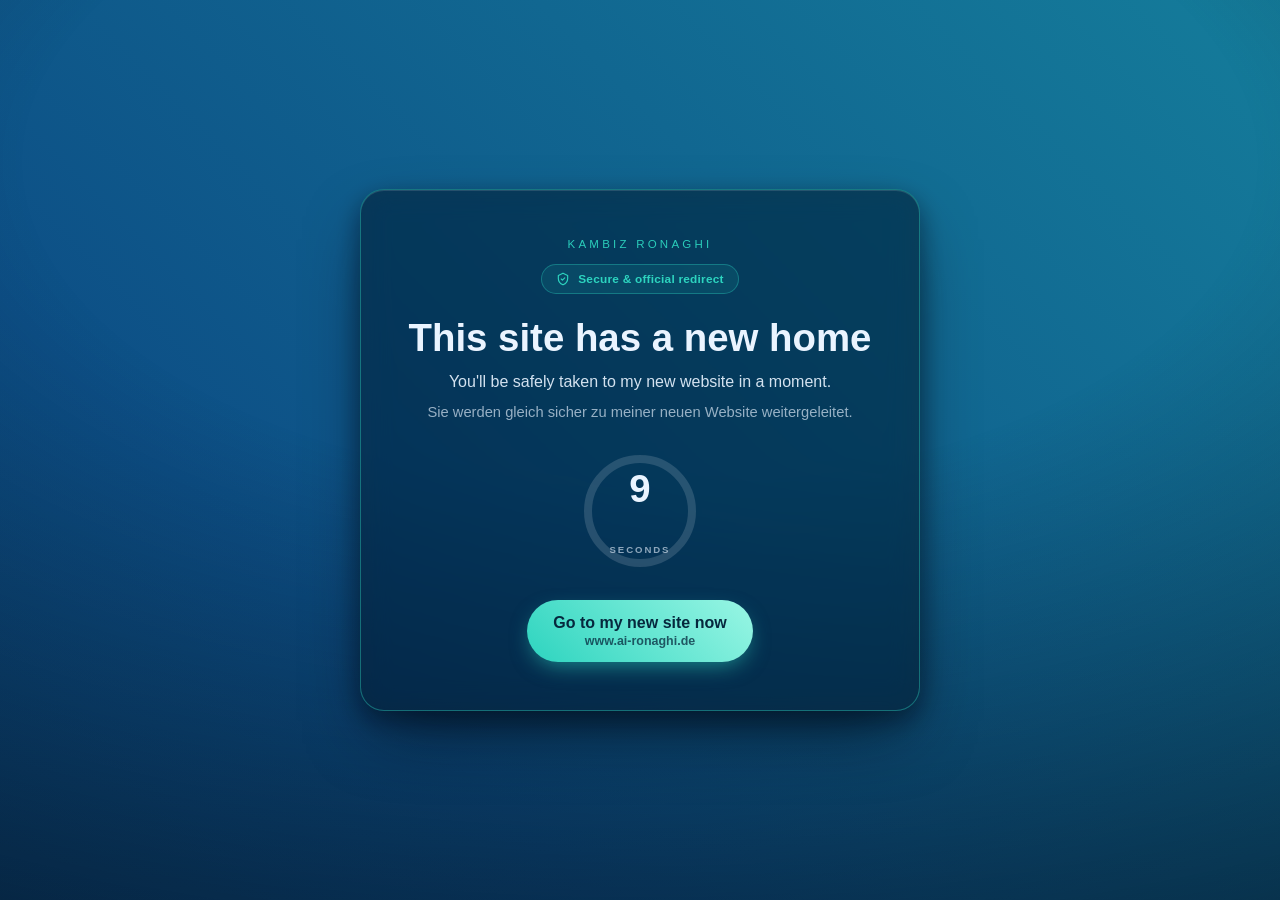
<file: index.html>
<!DOCTYPE html>
<html lang="en">
<head>
  <meta charset="UTF-8">
  <meta name="viewport" content="width=device-width, initial-scale=1.0">
  <title>Kambiz Ronaghi — We've moved</title>
  <meta http-equiv="refresh" content="10;url=https://www.ai-ronaghi.de">
  <style>
    :root{
      --deep:#0b3a66;      /* deep trust blue */
      --mid:#0e6ba8;       /* calm azure */
      --teal:#1f9aa6;      /* reassuring teal */
      --accent:#2dd4bf;    /* fresh, safe accent */
      --ink:#eaf4ff;
      --duration:10s;
    }
    *{box-sizing:border-box;margin:0;padding:0}
    html,body{height:100%}
    body{
      font-family:-apple-system,"Segoe UI",Roboto,Helvetica,Arial,sans-serif;
      color:var(--ink);
      display:grid;place-items:center;
      padding:24px;
      background:linear-gradient(45deg,var(--deep) 0%,#0d4f86 35%,#157f9c 70%,var(--teal) 100%);
      background-size:220% 220%;
      animation:drift 16s ease-in-out infinite;
      position:relative;overflow:hidden;
    }
    body::after{
      content:"";position:fixed;inset:0;pointer-events:none;
      background:radial-gradient(120% 90% at 50% 18%,transparent 40%,rgba(2,12,24,.55) 100%);
    }
    @keyframes drift{0%{background-position:0% 50%}50%{background-position:100% 50%}100%{background-position:0% 50%}}

    .card{
      position:relative;z-index:1;
      max-width:560px;width:100%;
      padding:48px 40px;
      text-align:center;
      border-radius:24px;
      background:rgba(8,24,40,.55);
      border:1px solid rgba(45,212,191,.40);
      backdrop-filter:blur(14px) saturate(120%);
      -webkit-backdrop-filter:blur(14px) saturate(120%);
      box-shadow:
        0 30px 70px -20px rgba(2,12,24,.75),
        0 10px 24px rgba(2,12,24,.45),
        inset 0 1px 0 rgba(255,255,255,.12);
      animation:rise .8s cubic-bezier(.2,.8,.2,1) both;
    }
    @keyframes rise{from{opacity:0;transform:translateY(26px) scale(.97)}to{opacity:1;transform:none}}

    .eyebrow{
      letter-spacing:.28em;text-transform:uppercase;font-size:.72rem;
      color:var(--accent);opacity:.95;margin-bottom:14px;
    }
    h1{font-size:clamp(1.6rem,4.5vw,2.4rem);line-height:1.15;font-weight:800;margin-bottom:10px}
    .sub{font-size:1rem;line-height:1.55;opacity:.9;margin-bottom:6px}
    .sub.de{font-size:.92rem;opacity:.64;margin-bottom:28px}

    .badge{
      display:inline-flex;align-items:center;gap:8px;
      font-size:.74rem;font-weight:600;letter-spacing:.02em;
      padding:7px 14px;margin-bottom:22px;border-radius:999px;
      color:var(--accent);
      background:rgba(45,212,191,.10);
      border:1px solid rgba(45,212,191,.35);
    }
    .badge svg{width:14px;height:14px;display:block}

    .ring-wrap{position:relative;width:118px;height:118px;margin:6px auto 26px}
    .ring-wrap svg.ring{transform:rotate(-90deg)}
    .track{stroke:rgba(255,255,255,.14)}
    .progress{
      stroke:var(--accent);stroke-linecap:round;
      stroke-dasharray:326.7;stroke-dashoffset:0;
      filter:drop-shadow(0 0 6px rgba(45,212,191,.6));
      animation:deplete var(--duration) linear forwards;
    }
    @keyframes deplete{to{stroke-dashoffset:326.7}}
    .count{
      position:absolute;inset:0;display:grid;place-items:center;
      font-size:2.4rem;font-weight:800;font-variant-numeric:tabular-nums;
    }
    .count small{display:block;font-size:.6rem;font-weight:600;letter-spacing:.2em;
      text-transform:uppercase;opacity:.6;margin-top:2px}

    .go{
      display:inline-block;margin-top:4px;
      padding:14px 26px;border-radius:999px;
      font-weight:700;text-decoration:none;color:#06283d;
      background:linear-gradient(45deg,var(--accent),#99f6e4);
      box-shadow:0 8px 22px -6px rgba(45,212,191,.6);
      transition:transform .15s ease, box-shadow .15s ease;
    }
    .go:hover{transform:translateY(-2px);box-shadow:0 12px 28px -6px rgba(45,212,191,.8)}
    .go .url{display:block;font-size:.78rem;font-weight:600;opacity:.75;margin-top:2px}

    noscript a{color:var(--accent)}

    @media (prefers-reduced-motion:reduce){
      body{animation:none}
      .card{animation:none}
      .progress{animation:none;stroke-dashoffset:0}
    }
  </style>
</head>
<body>
  <main class="card" role="main">
    <p class="eyebrow">Kambiz Ronaghi</p>

    <span class="badge">
      <svg viewBox="0 0 24 24" fill="none" stroke="currentColor" stroke-width="2" stroke-linecap="round" stroke-linejoin="round" aria-hidden="true">
        <path d="M12 2l8 4v5c0 5-3.5 9-8 11-4.5-2-8-6-8-11V6z"/>
        <path d="M9 12l2 2 4-4"/>
      </svg>
      Secure &amp; official redirect
    </span>

    <h1>This site has a new home</h1>
    <p class="sub">You'll be safely taken to my new website in a moment.</p>
    <p class="sub de">Sie werden gleich sicher zu meiner neuen Website weitergeleitet.</p>

    <div class="ring-wrap" aria-hidden="true">
      <svg class="ring" width="118" height="118" viewBox="0 0 118 118">
        <circle class="track"    cx="59" cy="59" r="52" fill="none" stroke-width="8"/>
        <circle class="progress" cx="59" cy="59" r="52" fill="none" stroke-width="8"/>
      </svg>
      <div class="count"><span id="num">10</span><small>seconds</small></div>
    </div>

    <a class="go" href="https://www.ai-ronaghi.de">
      Go to my new site now
      <span class="url">www.ai-ronaghi.de</span>
    </a>

    <noscript>
      <p class="sub" style="margin-top:20px">
        Redirecting in 10 seconds… or
        <a href="https://www.ai-ronaghi.de">click here</a>.
      </p>
    </noscript>
  </main>

  <script>
    (function(){
      var target = "https://www.ai-ronaghi.de";
      var n = 10, el = document.getElementById("num");
      var t = setInterval(function(){
        n--; if(el) el.textContent = n < 0 ? 0 : n;
        if(n <= 0) clearInterval(t);
      }, 1000);
      setTimeout(function(){ window.location.replace(target); }, 10000);
    })();
  </script>
</body>
</html>
</file>
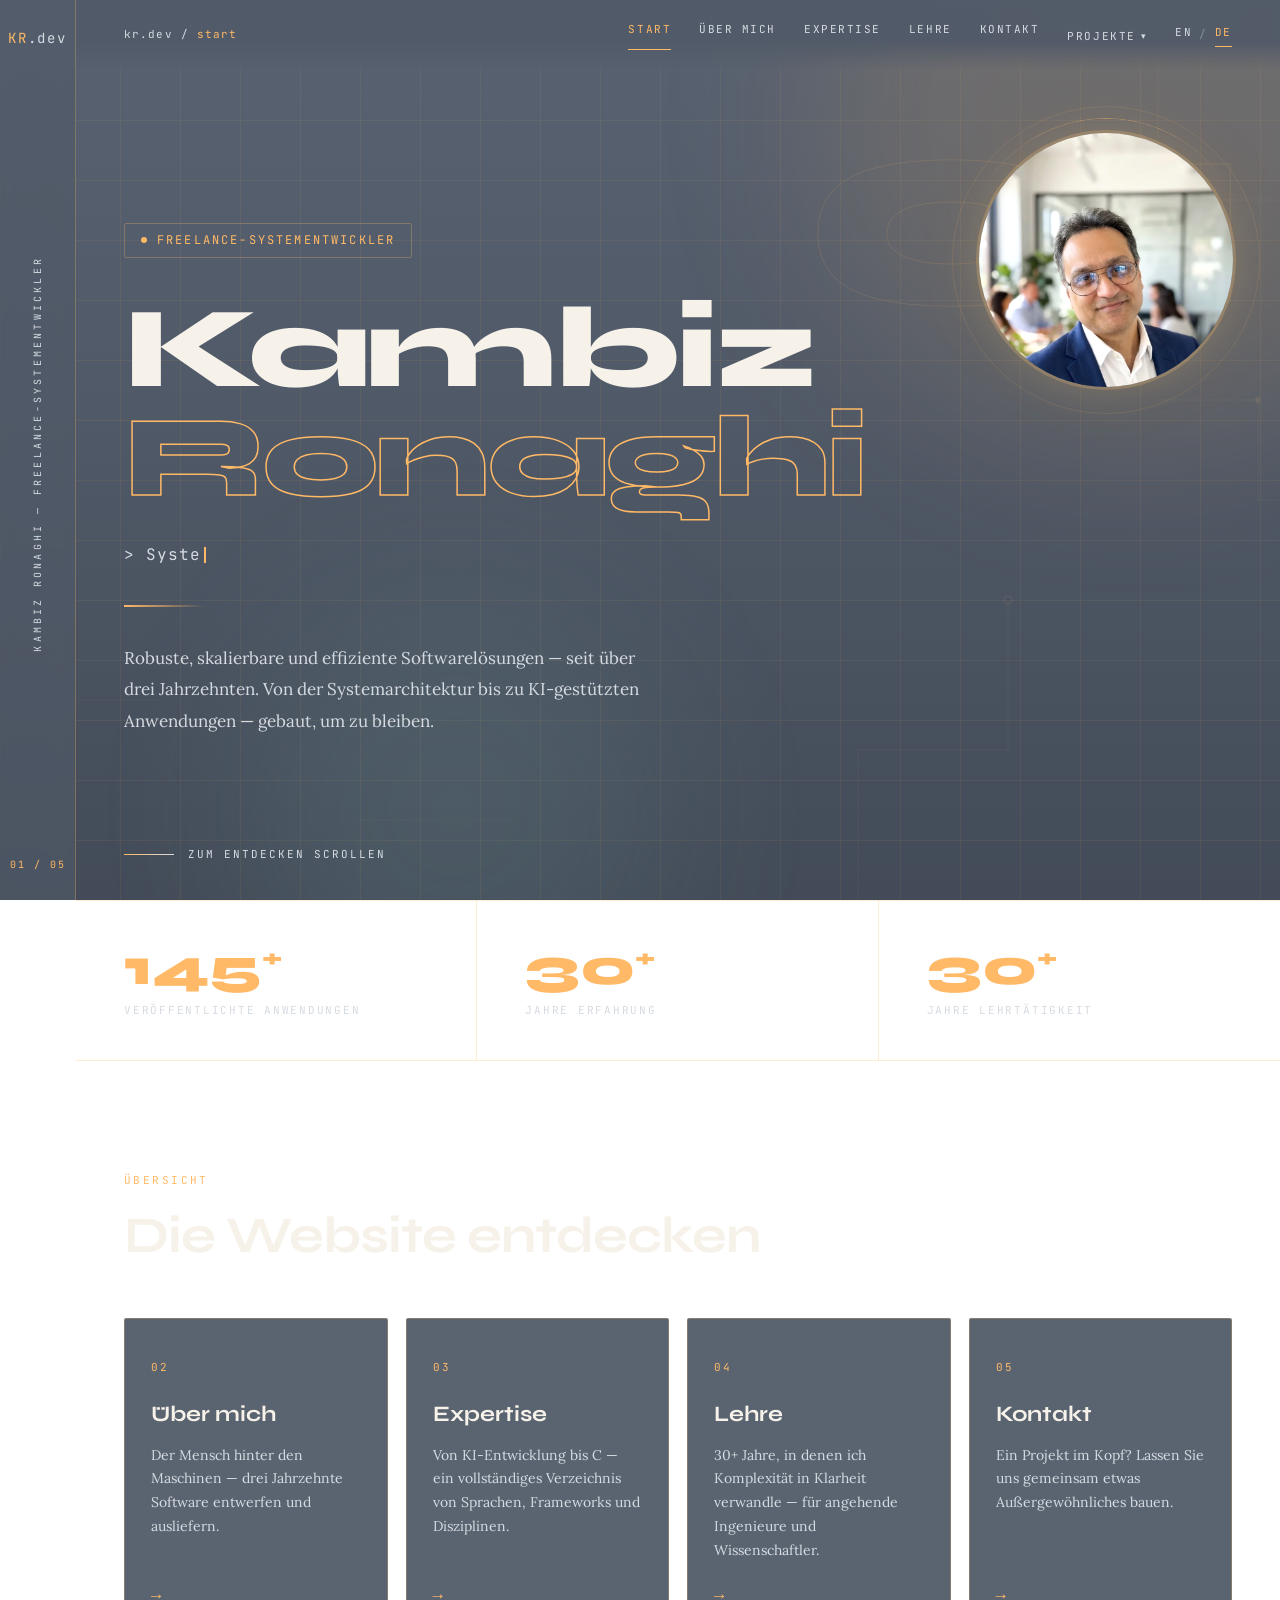
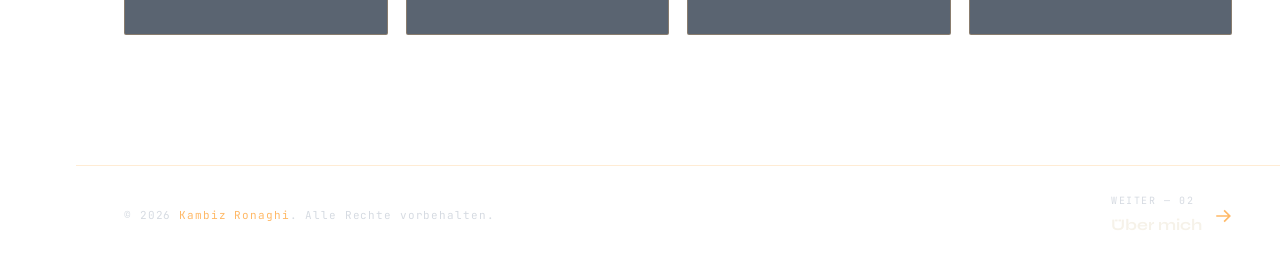
<file: de/index.html>
<!DOCTYPE html>
<html lang="de">
<head>
  <meta charset="UTF-8" />
  <meta name="viewport" content="width=device-width, initial-scale=1.0" />
  <title>Kambiz Ronaghi — Freelance-Systementwickler</title>
  <!-- Self-hosted fonts — no third-party requests, faster first paint -->
  <link rel="preload" href="../fonts/syne-latin.woff2" as="font" type="font/woff2" crossorigin />
  <link rel="preload" href="../fonts/lora-latin.woff2" as="font" type="font/woff2" crossorigin />
  <link rel="preload" href="../fonts/jetbrains-latin.woff2" as="font" type="font/woff2" crossorigin />
  <link rel="stylesheet" href="../css/style.css" />
  <link rel="alternate" hreflang="en" href="https://kronaghi.github.io/kronaghi/index.html" />
  <link rel="alternate" hreflang="de" href="https://kronaghi.github.io/kronaghi/de/index.html" />
  <link rel="alternate" hreflang="x-default" href="https://kronaghi.github.io/kronaghi/index.html" />
</head>
<body>

  <aside class="rail">
    <a class="rail-logo" href="index.html">KR<span>.dev</span></a>
    <span class="rail-title">Kambiz Ronaghi — Freelance-Systementwickler</span>
    <span class="rail-num">01 / 05</span>
  </aside>

  <header class="topbar">
    <span class="crumb">kr.dev / <b>start</b></span>
    <nav class="top-nav">
      <a href="index.html" class="active">Start</a>
      <a href="about.html">Über mich</a>
      <a href="expertise.html">Expertise</a>
      <a href="teaching.html">Lehre</a>
      <a href="contact.html">Kontakt</a>
      <div class="nav-dropdown">
        <button class="nav-dropdown-toggle" type="button" aria-haspopup="true" aria-expanded="false">Projekte <span class="nav-caret" aria-hidden="true">▾</span></button>
        <div class="nav-dropdown-menu">
          <a href="https://kronaghi.github.io/salary_lusi/" target="_blank" rel="noopener">Gehalt</a>
        </div>
      </div>
      <div class="lang-switch" aria-label="Sprache">
        <a href="../index.html">EN</a>
        <span class="sep" aria-hidden="true">/</span>
        <a class="active" aria-current="page" href="index.html">DE</a>
      </div>
    </nav>
  </header>

  <main>
    <!-- Hero -->
    <section id="hero">
      <div class="bg-orb orb-amber"></div>
      <div class="bg-orb orb-teal"></div>
      <div class="page-numeral" aria-hidden="true">01</div>
      <div class="circuit-lines" aria-hidden="true">
        <svg viewBox="0 0 1440 900" preserveAspectRatio="xMidYMid slice" fill="none" xmlns="http://www.w3.org/2000/svg">
          <path d="M1200 0 L1200 200 L1380 200" stroke="rgba(255,185,103,0.07)" stroke-width="1"/>
          <path d="M1380 200 L1440 200" stroke="rgba(255,185,103,0.05)" stroke-width="1"/>
          <circle cx="1380" cy="200" r="4" fill="none" stroke="rgba(255,185,103,0.15)" stroke-width="1"/>
          <path d="M1200 400 L1300 400 L1300 500 L1440 500" stroke="rgba(255,185,103,0.05)" stroke-width="1"/>
          <circle cx="1300" cy="400" r="3" fill="rgba(255,185,103,0.1)"/>
          <path d="M0 600 L100 600 L100 700 L200 700" stroke="rgba(255,185,103,0.06)" stroke-width="1"/>
          <circle cx="100" cy="600" r="4" fill="none" stroke="rgba(255,185,103,0.12)" stroke-width="1"/>
          <path d="M0 300 L60 300 L60 420 L180 420" stroke="rgba(255,185,103,0.05)" stroke-width="1"/>
          <circle cx="60" cy="300" r="3" fill="rgba(255,185,103,0.08)"/>
          <path d="M900 900 L900 750 L1050 750 L1050 600" stroke="rgba(255,185,103,0.05)" stroke-width="1"/>
          <circle cx="1050" cy="600" r="4" fill="none" stroke="rgba(255,185,103,0.12)" stroke-width="1"/>
          <path d="M400 900 L400 820 L550 820" stroke="rgba(255,185,103,0.04)" stroke-width="1"/>
        </svg>
      </div>

      <div class="hero-left">
        <div class="hero-tag">Freelance-Systementwickler</div>
        <h1 class="hero-name">
          <span class="first">Kambiz</span>
          <span class="last">Ronaghi</span>
        </h1>
        <p class="hero-title">&gt; <span id="typed" data-phrases='["Systementwickler","Softwarearchitekt","KI-Enthusiast","Dozent &amp; Mentor"]'></span><span class="typed-cursor"></span></p>
        <div class="hero-divider"></div>
        <p class="hero-desc">Robuste, skalierbare und effiziente Softwarelösungen — seit über drei Jahrzehnten. Von der Systemarchitektur bis zu KI-gestützten Anwendungen — gebaut, um zu bleiben.</p>
      </div>
      <div class="hero-photo-wrap">
        <picture>
          <source srcset="../profile.webp" type="image/webp" />
          <img src="../profile.jpg" alt="Kambiz Ronaghi" class="hero-photo" width="802" height="1070" decoding="async" />
        </picture>
      </div>

      <div class="hero-scroll">
        <div class="hero-scroll-line"></div>
        Zum Entdecken scrollen
      </div>
    </section>

    <!-- Stats strip -->
    <section class="stats-strip reveal">
      <div class="stat-cell">
        <div class="stat-num" id="counter-apps">250<sup>+</sup></div>
        <div class="stat-label">Veröffentlichte Anwendungen</div>
      </div>
      <div class="stat-cell">
        <div class="stat-num">30<sup>+</sup></div>
        <div class="stat-label">Jahre Erfahrung</div>
      </div>
      <div class="stat-cell">
        <div class="stat-num">30<sup>+</sup></div>
        <div class="stat-label">Jahre Lehrtätigkeit</div>
      </div>
    </section>

    <!-- Explore directory -->
    <section class="explore">
      <div class="kicker reveal">Übersicht</div>
      <h2 class="page-title reveal" style="font-size:clamp(32px,4vw,52px)">Die Website entdecken</h2>
      <div class="explore-grid">
        <a class="explore-card glow-card reveal" href="about.html">
          <span class="ec-num">02</span>
          <h3 class="ec-title">Über mich</h3>
          <p class="ec-desc">Der Mensch hinter den Maschinen — drei Jahrzehnte Software entwerfen und ausliefern.</p>
          <span class="ec-arrow">→</span>
        </a>
        <a class="explore-card glow-card reveal" href="expertise.html">
          <span class="ec-num">03</span>
          <h3 class="ec-title">Expertise</h3>
          <p class="ec-desc">Von KI-Entwicklung bis C — ein vollständiges Verzeichnis von Sprachen, Frameworks und Disziplinen.</p>
          <span class="ec-arrow">→</span>
        </a>
        <a class="explore-card glow-card reveal" href="teaching.html">
          <span class="ec-num">04</span>
          <h3 class="ec-title">Lehre</h3>
          <p class="ec-desc">30+ Jahre, in denen ich Komplexität in Klarheit verwandle — für angehende Ingenieure und Wissenschaftler.</p>
          <span class="ec-arrow">→</span>
        </a>
        <a class="explore-card glow-card reveal" href="contact.html">
          <span class="ec-num">05</span>
          <h3 class="ec-title">Kontakt</h3>
          <p class="ec-desc">Ein Projekt im Kopf? Lassen Sie uns gemeinsam etwas Außergewöhnliches bauen.</p>
          <span class="ec-arrow">→</span>
        </a>
      </div>
    </section>
  </main>

  <footer class="pager">
    <p class="footer-copy">© 2026 <span>Kambiz Ronaghi</span>. Alle Rechte vorbehalten.</p>
    <div class="pager-nav">
      <a class="pager-link" href="about.html">
        <span><small>Weiter — 02</small><b>Über mich</b></span>
        <svg viewBox="0 0 16 16" fill="none" stroke="currentColor" stroke-width="1.5"><path d="M2 8h12M9 3l5 5-5 5"/></svg>
      </a>
    </div>
  </footer>

  <script src="../js/main.js"></script>
</body>
</html>
</file>
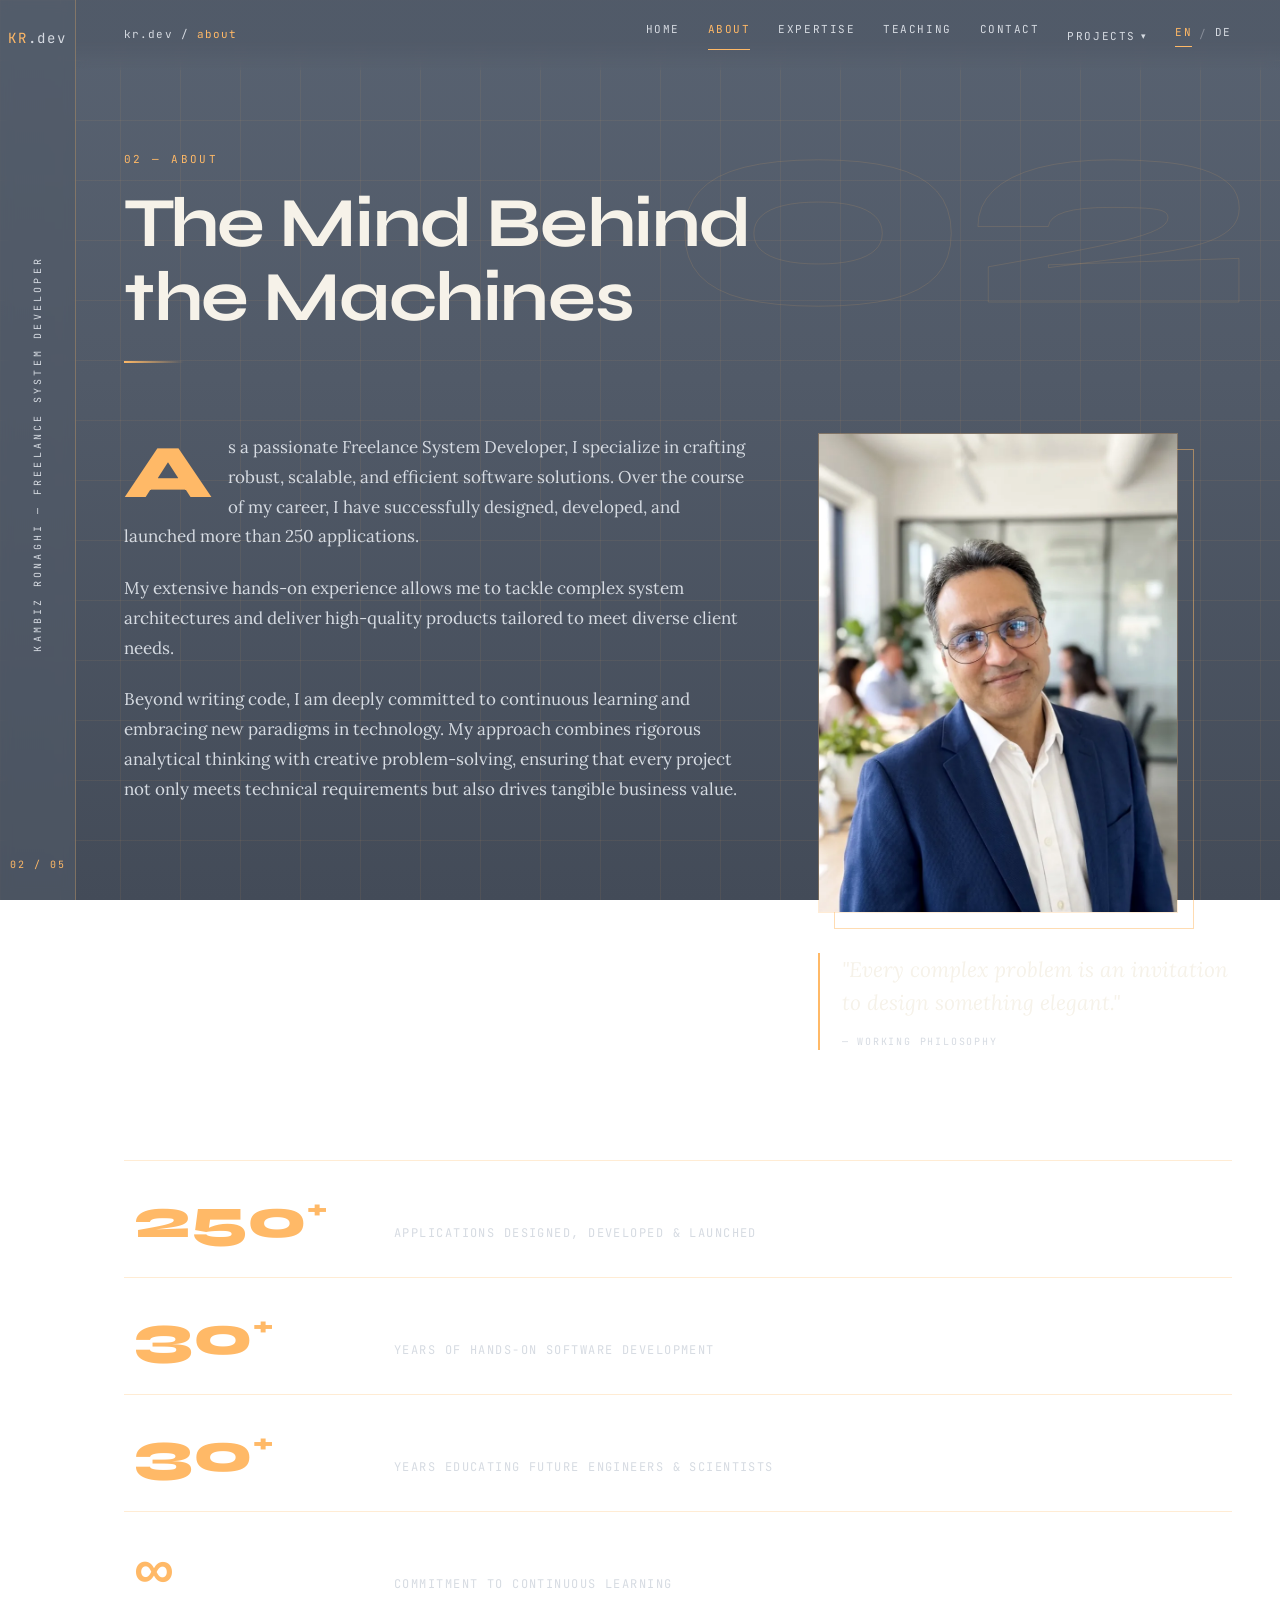
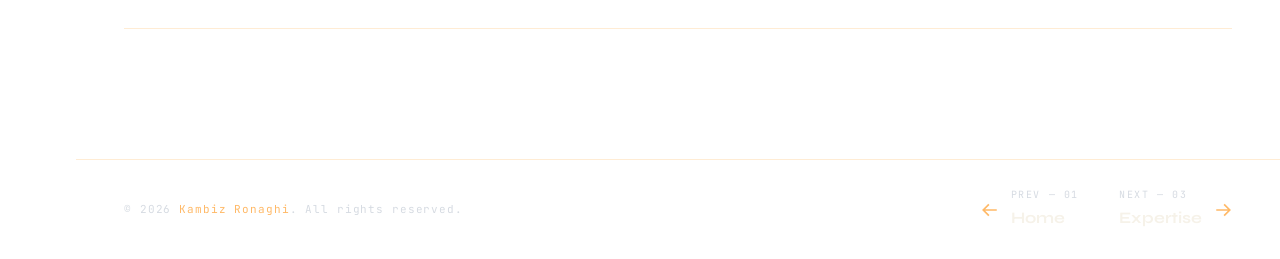
<file: about.html>
<!DOCTYPE html>
<html lang="en">
<head>
  <meta charset="UTF-8" />
  <meta name="viewport" content="width=device-width, initial-scale=1.0" />
  <title>About — Kambiz Ronaghi</title>
  <!-- Self-hosted fonts — no third-party requests, faster first paint -->
  <link rel="preload" href="fonts/syne-latin.woff2" as="font" type="font/woff2" crossorigin />
  <link rel="preload" href="fonts/lora-latin.woff2" as="font" type="font/woff2" crossorigin />
  <link rel="preload" href="fonts/jetbrains-latin.woff2" as="font" type="font/woff2" crossorigin />
  <link rel="stylesheet" href="css/style.css" />
  <link rel="alternate" hreflang="en" href="https://kronaghi.github.io/kronaghi/about.html" />
  <link rel="alternate" hreflang="de" href="https://kronaghi.github.io/kronaghi/de/about.html" />
  <link rel="alternate" hreflang="x-default" href="https://kronaghi.github.io/kronaghi/about.html" />
</head>
<body>

  <aside class="rail">
    <a class="rail-logo" href="index.html">KR<span>.dev</span></a>
    <span class="rail-title">Kambiz Ronaghi — Freelance System Developer</span>
    <span class="rail-num">02 / 05</span>
  </aside>

  <header class="topbar">
    <span class="crumb">kr.dev / <b>about</b></span>
    <nav class="top-nav">
      <a href="index.html">Home</a>
      <a href="about.html" class="active">About</a>
      <a href="expertise.html">Expertise</a>
      <a href="teaching.html">Teaching</a>
      <a href="contact.html">Contact</a>
      <div class="nav-dropdown">
        <button class="nav-dropdown-toggle" type="button" aria-haspopup="true" aria-expanded="false">Projects <span class="nav-caret" aria-hidden="true">▾</span></button>
        <div class="nav-dropdown-menu">
          <a href="https://kronaghi.github.io/salary_lusi/" target="_blank" rel="noopener">Salary</a>
        </div>
      </div>
      <div class="lang-switch" aria-label="Language">
        <a class="active" aria-current="page" href="about.html">EN</a>
        <span class="sep" aria-hidden="true">/</span>
        <a href="de/about.html">DE</a>
      </div>
    </nav>
  </header>

  <main>
    <div class="page-head">
      <div class="page-numeral" aria-hidden="true">02</div>
      <div class="kicker">02 — About</div>
      <h1 class="page-title reveal">The Mind Behind<br>the Machines</h1>
      <div class="head-bar"></div>
    </div>

    <div class="about-wrap">
      <div class="about-copy reveal">
        <p class="lead">As a passionate Freelance System Developer, I specialize in crafting robust, scalable, and efficient software solutions. Over the course of my career, I have successfully designed, developed, and launched more than 250 applications.</p>
        <p>My extensive hands-on experience allows me to tackle complex system architectures and deliver high-quality products tailored to meet diverse client needs.</p>
        <p>Beyond writing code, I am deeply committed to continuous learning and embracing new paradigms in technology. My approach combines rigorous analytical thinking with creative problem-solving, ensuring that every project not only meets technical requirements but also drives tangible business value.</p>
      </div>
      <aside class="about-aside reveal">
        <div class="about-photo-frame">
          <picture>
            <source srcset="profile.webp" type="image/webp" />
            <img src="profile.jpg" alt="Kambiz Ronaghi" width="802" height="1070" decoding="async" loading="lazy" />
          </picture>
        </div>
        <blockquote class="big-quote">
          "Every complex problem is an invitation to design something elegant."
          <small>— Working philosophy</small>
        </blockquote>
      </aside>
    </div>

    <div class="facts-ledger">
      <div class="fact-row reveal">
        <div class="num">250<sup>+</sup></div>
        <div class="desc">Applications designed, developed &amp; launched</div>
      </div>
      <div class="fact-row reveal">
        <div class="num">30<sup>+</sup></div>
        <div class="desc">Years of hands-on software development</div>
      </div>
      <div class="fact-row reveal">
        <div class="num">30<sup>+</sup></div>
        <div class="desc">Years educating future engineers &amp; scientists</div>
      </div>
      <div class="fact-row reveal">
        <div class="num">∞</div>
        <div class="desc">Commitment to continuous learning</div>
      </div>
    </div>
  </main>

  <footer class="pager">
    <p class="footer-copy">© 2026 <span>Kambiz Ronaghi</span>. All rights reserved.</p>
    <div class="pager-nav">
      <a class="pager-link prev" href="index.html">
        <svg viewBox="0 0 16 16" fill="none" stroke="currentColor" stroke-width="1.5"><path d="M14 8H2M7 3L2 8l5 5"/></svg>
        <span><small>Prev — 01</small><b>Home</b></span>
      </a>
      <a class="pager-link" href="expertise.html">
        <span><small>Next — 03</small><b>Expertise</b></span>
        <svg viewBox="0 0 16 16" fill="none" stroke="currentColor" stroke-width="1.5"><path d="M2 8h12M9 3l5 5-5 5"/></svg>
      </a>
    </div>
  </footer>

  <script src="js/main.js"></script>
</body>
</html>
</file>
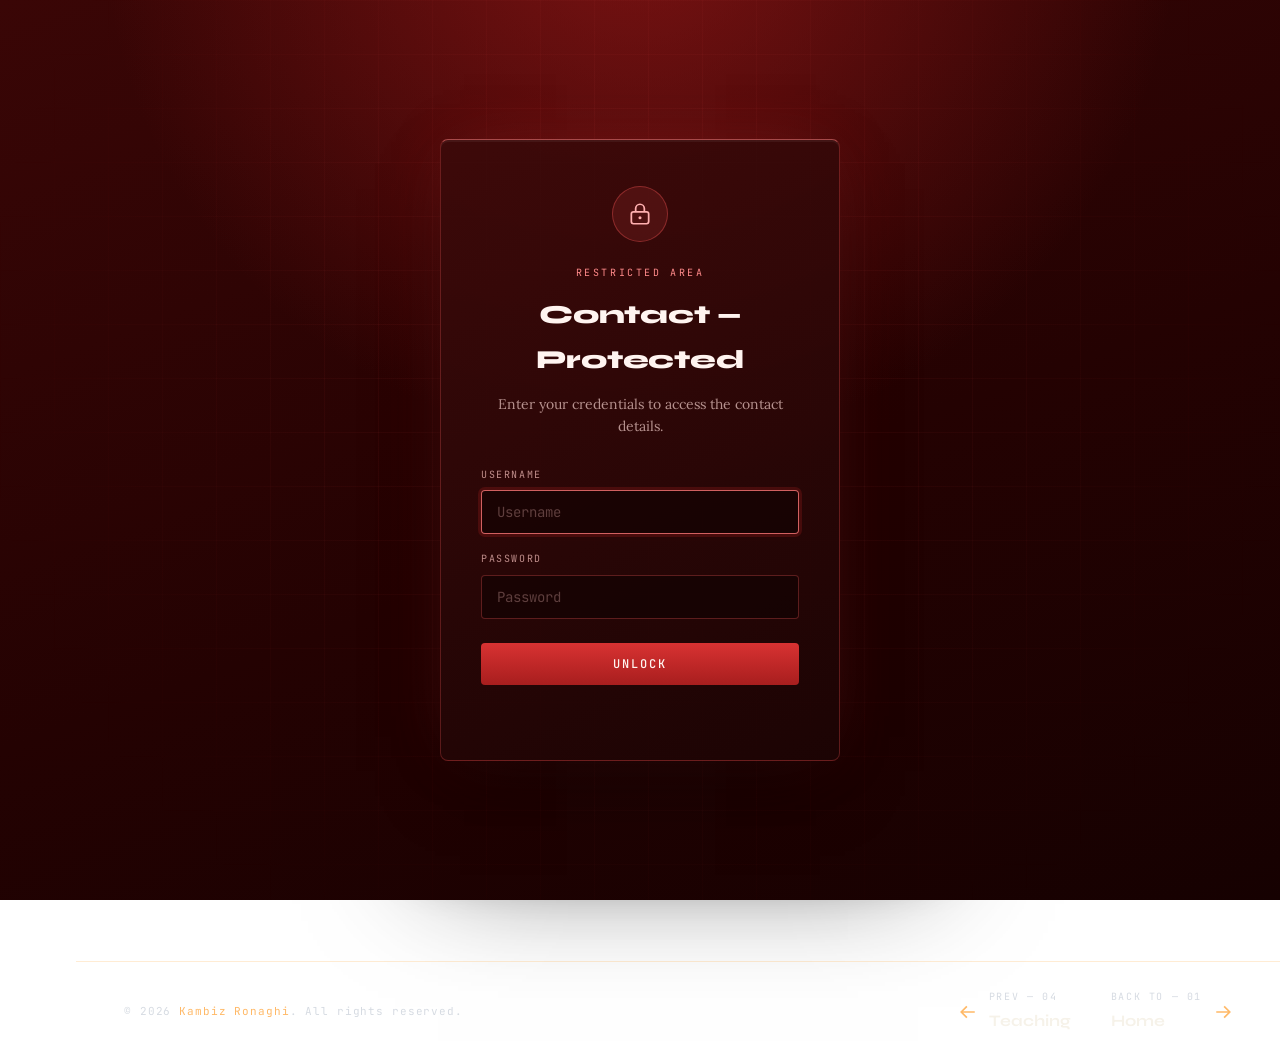
<file: contact.html>
<!DOCTYPE html>
<html lang="en">
<head>
  <meta charset="UTF-8" />
  <meta name="viewport" content="width=device-width, initial-scale=1.0" />
  <title>Contact — Kambiz Ronaghi</title>
  <!-- Self-hosted fonts — no third-party requests, faster first paint -->
  <link rel="preload" href="fonts/syne-latin.woff2" as="font" type="font/woff2" crossorigin />
  <link rel="preload" href="fonts/lora-latin.woff2" as="font" type="font/woff2" crossorigin />
  <link rel="preload" href="fonts/jetbrains-latin.woff2" as="font" type="font/woff2" crossorigin />
  <link rel="stylesheet" href="css/style.css" />
</head>
<body>

  <!-- Dark-red login gate (client-side only — not real security) -->
  <div id="loginGate" class="login-gate">
    <div class="login-card">
      <div class="login-lock" aria-hidden="true">
        <svg viewBox="0 0 24 24" width="26" height="26" fill="none" stroke="currentColor" stroke-width="1.6">
          <rect x="4" y="10" width="16" height="11" rx="2"/>
          <path d="M8 10V7a4 4 0 0 1 8 0v3"/>
          <circle cx="12" cy="15.5" r="1.4" fill="currentColor" stroke="none"/>
        </svg>
      </div>
      <p class="login-eyebrow">Restricted Area</p>
      <h1 class="login-title">Contact — Protected</h1>
      <p class="login-sub">Enter your credentials to access the contact details.</p>

      <form id="loginForm" autocomplete="off">
        <label class="login-field">
          <span>Username</span>
          <input type="text" id="loginUser" placeholder="Username" autocomplete="username" />
        </label>
        <label class="login-field">
          <span>Password</span>
          <input type="password" id="loginPass" placeholder="Password" autocomplete="current-password" />
        </label>
        <button type="submit" class="login-btn">Unlock</button>
        <p class="login-error" id="loginError">Incorrect username or password.</p>
      </form>
    </div>
  </div>

  <aside class="rail">
    <a class="rail-logo" href="index.html">KR<span>.dev</span></a>
    <span class="rail-title">Kambiz Ronaghi — Freelance System Developer</span>
    <span class="rail-num">05 / 05</span>
  </aside>

  <header class="topbar">
    <span class="crumb">kr.dev / <b>contact</b></span>
    <nav class="top-nav">
      <a href="index.html">Home</a>
      <a href="about.html">About</a>
      <a href="expertise.html">Expertise</a>
      <a href="teaching.html">Teaching</a>
      <a href="contact.html" class="active">Contact</a>
      <div class="nav-dropdown">
        <button class="nav-dropdown-toggle" type="button" aria-haspopup="true" aria-expanded="false">Projects <span class="nav-caret" aria-hidden="true">▾</span></button>
        <div class="nav-dropdown-menu">
          <a href="https://kronaghi.github.io/salary_lusi/" target="_blank" rel="noopener">Salary</a>
        </div>
      </div>
    </nav>
  </header>

  <main>
    <div class="card3d-stage">
      <div class="page-numeral" aria-hidden="true">05</div>
      <div class="card3d reveal" id="contactCard">
        <div class="card3d-glow" aria-hidden="true"></div>
        <div class="card3d-inner">
          <div class="kicker">05 — Let's Collaborate</div>
          <h1 class="card3d-title">Have a project<br>in mind?</h1>
          <div class="head-bar"></div>
          <p class="card3d-sub">Whether it's a complex system architecture or a greenfield application, let's build something remarkable together. Reach out directly using the details below.</p>

          <div class="card3d-details">
            <div class="contact-detail-row">
              <div class="contact-detail-icon">✉</div>
              <div class="contact-detail-text">
                <small>Email</small>
                <a href="mailto:kronaghi@hotmail.com">kronaghi@hotmail.com</a>
              </div>
            </div>
            <div class="contact-detail-row">
              <div class="contact-detail-icon">📱</div>
              <div class="contact-detail-text">
                <small>Mobile</small>
                <a href="tel:+4917632539600">+49 176 32539600</a>
              </div>
            </div>
            <div class="contact-detail-row">
              <div class="contact-detail-icon">
                <svg viewBox="0 0 24 24" width="15" height="15" fill="currentColor" aria-hidden="true"><path d="M20.45 20.45h-3.56v-5.57c0-1.33-.02-3.04-1.85-3.04-1.85 0-2.14 1.45-2.14 2.94v5.67H9.34V9h3.42v1.56h.05c.48-.9 1.64-1.85 3.37-1.85 3.6 0 4.27 2.37 4.27 5.46v6.28zM5.34 7.43a2.07 2.07 0 1 1 0-4.14 2.07 2.07 0 0 1 0 4.14zM7.12 20.45H3.56V9h3.56v11.45zM22.22 0H1.77C.79 0 0 .77 0 1.73v20.54C0 23.23.79 24 1.77 24h20.45c.98 0 1.78-.77 1.78-1.73V1.73C24 .77 23.2 0 22.22 0z"/></svg>
              </div>
              <div class="contact-detail-text">
                <small>LinkedIn</small>
                <a href="https://www.linkedin.com/in/kronaghy" target="_blank" rel="noopener">linkedin.com/in/kronaghy</a>
              </div>
            </div>
          </div>
        </div>
      </div>
    </div>
  </main>

  <footer class="pager">
    <p class="footer-copy">© 2026 <span>Kambiz Ronaghi</span>. All rights reserved.</p>
    <div class="pager-nav">
      <a class="pager-link prev" href="teaching.html">
        <svg viewBox="0 0 16 16" fill="none" stroke="currentColor" stroke-width="1.5"><path d="M14 8H2M7 3L2 8l5 5"/></svg>
        <span><small>Prev — 04</small><b>Teaching</b></span>
      </a>
      <a class="pager-link" href="index.html">
        <span><small>Back to — 01</small><b>Home</b></span>
        <svg viewBox="0 0 16 16" fill="none" stroke="currentColor" stroke-width="1.5"><path d="M2 8h12M9 3l5 5-5 5"/></svg>
      </a>
    </div>
  </footer>

  <script src="js/main.js"></script>
</body>
</html>
</file>
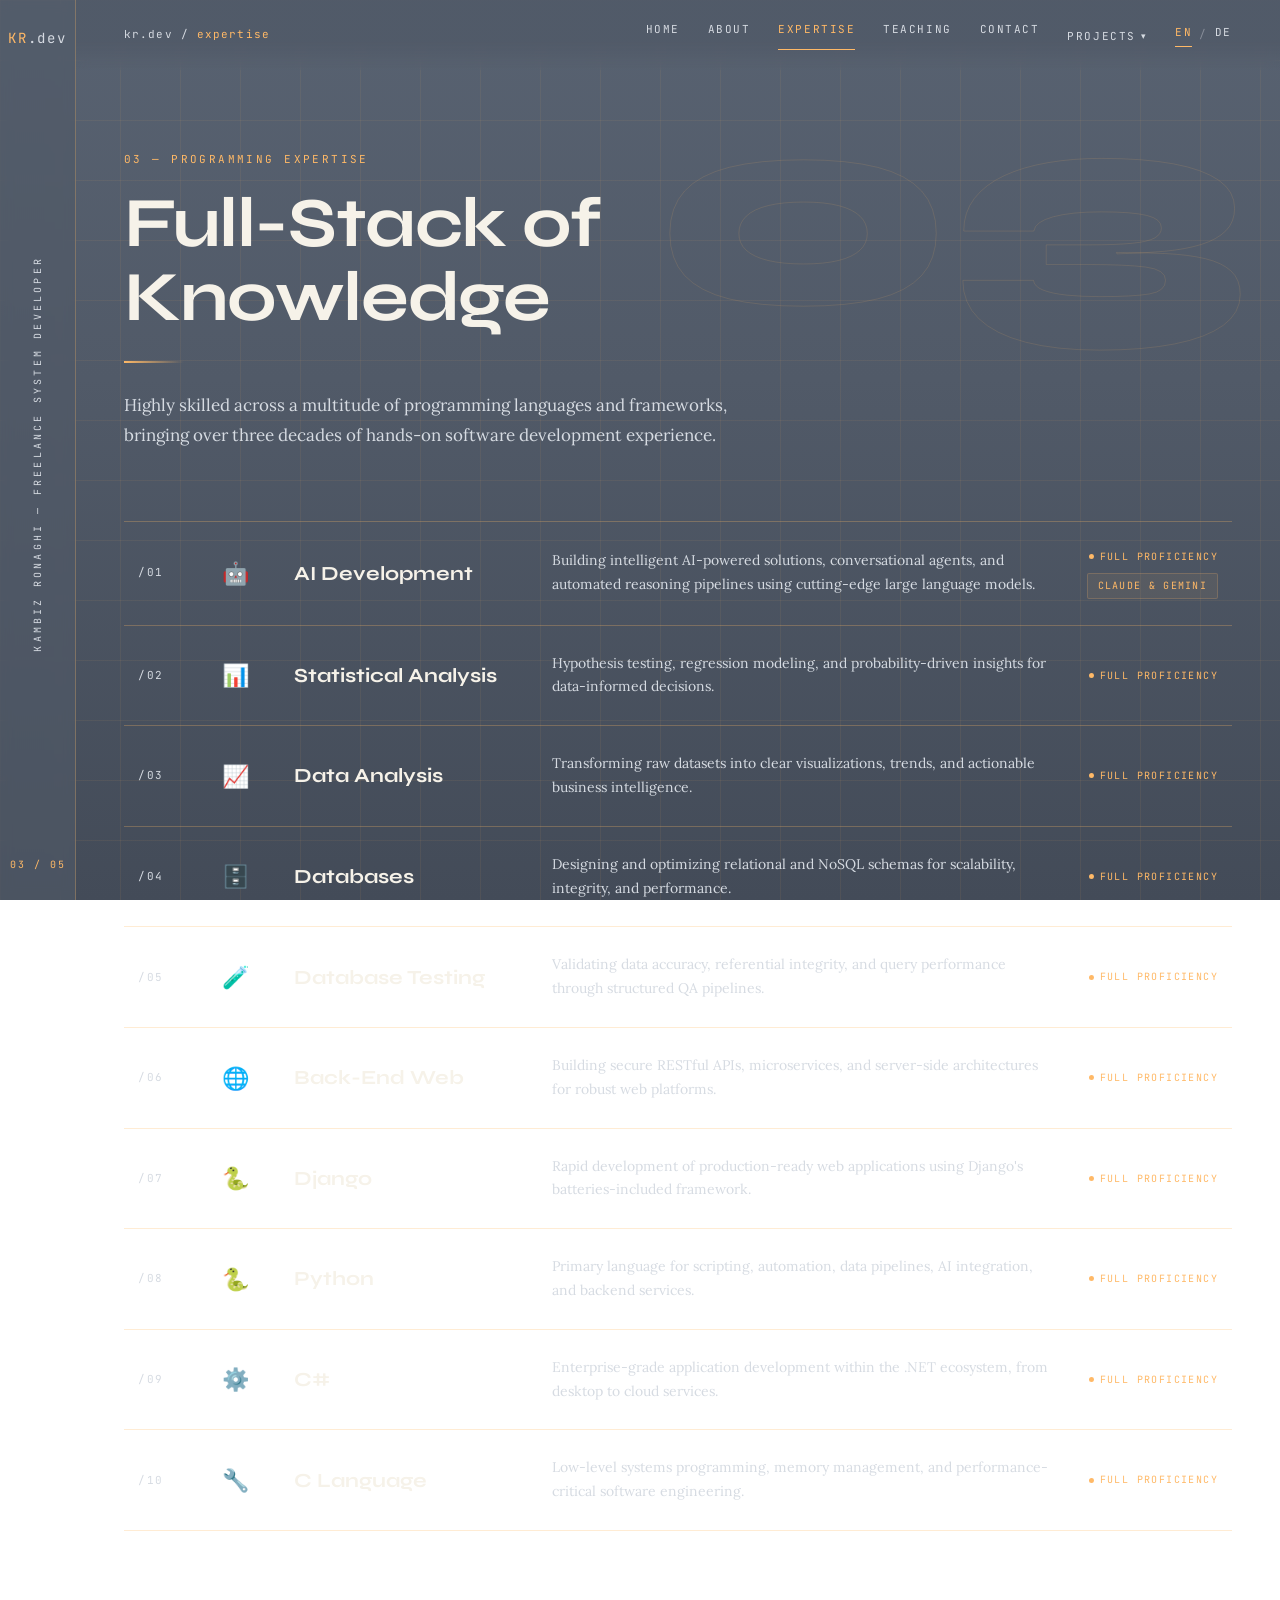
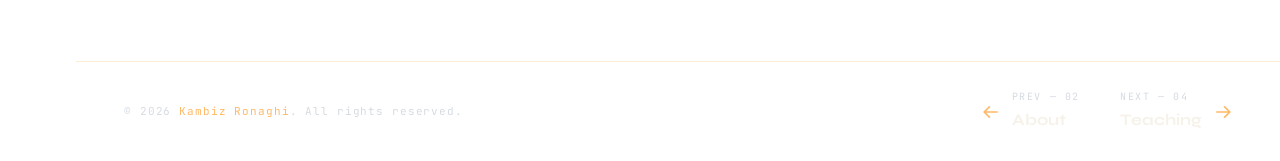
<file: expertise.html>
<!DOCTYPE html>
<html lang="en">
<head>
  <meta charset="UTF-8" />
  <meta name="viewport" content="width=device-width, initial-scale=1.0" />
  <title>Expertise — Kambiz Ronaghi</title>
  <!-- Self-hosted fonts — no third-party requests, faster first paint -->
  <link rel="preload" href="fonts/syne-latin.woff2" as="font" type="font/woff2" crossorigin />
  <link rel="preload" href="fonts/lora-latin.woff2" as="font" type="font/woff2" crossorigin />
  <link rel="preload" href="fonts/jetbrains-latin.woff2" as="font" type="font/woff2" crossorigin />
  <link rel="stylesheet" href="css/style.css" />
  <link rel="alternate" hreflang="en" href="https://kronaghi.github.io/kronaghi/expertise.html" />
  <link rel="alternate" hreflang="de" href="https://kronaghi.github.io/kronaghi/de/expertise.html" />
  <link rel="alternate" hreflang="x-default" href="https://kronaghi.github.io/kronaghi/expertise.html" />
</head>
<body>

  <aside class="rail">
    <a class="rail-logo" href="index.html">KR<span>.dev</span></a>
    <span class="rail-title">Kambiz Ronaghi — Freelance System Developer</span>
    <span class="rail-num">03 / 05</span>
  </aside>

  <header class="topbar">
    <span class="crumb">kr.dev / <b>expertise</b></span>
    <nav class="top-nav">
      <a href="index.html">Home</a>
      <a href="about.html">About</a>
      <a href="expertise.html" class="active">Expertise</a>
      <a href="teaching.html">Teaching</a>
      <a href="contact.html">Contact</a>
      <div class="nav-dropdown">
        <button class="nav-dropdown-toggle" type="button" aria-haspopup="true" aria-expanded="false">Projects <span class="nav-caret" aria-hidden="true">▾</span></button>
        <div class="nav-dropdown-menu">
          <a href="https://kronaghi.github.io/salary_lusi/" target="_blank" rel="noopener">Salary</a>
        </div>
      </div>
      <div class="lang-switch" aria-label="Language">
        <a class="active" aria-current="page" href="expertise.html">EN</a>
        <span class="sep" aria-hidden="true">/</span>
        <a href="de/expertise.html">DE</a>
      </div>
    </nav>
  </header>

  <main>
    <div class="page-head">
      <div class="page-numeral" aria-hidden="true">03</div>
      <div class="kicker">03 — Programming Expertise</div>
      <h1 class="page-title reveal">Full-Stack of<br>Knowledge</h1>
      <div class="head-bar"></div>
      <p class="page-intro reveal">Highly skilled across a multitude of programming languages and frameworks, bringing over three decades of hands-on software development experience.</p>
    </div>

    <div class="ledger">
      <div class="ledger-row reveal">
        <span class="lr-idx">/01</span>
        <span class="lr-icon">🤖</span>
        <span class="lr-name">AI Development</span>
        <span class="lr-desc">Building intelligent AI-powered solutions, conversational agents, and automated reasoning pipelines using cutting-edge large language models.</span>
        <span class="lr-meta">
          <span class="skill-dot">Full Proficiency</span>
          <span class="skill-tag">Claude &amp; Gemini</span>
        </span>
      </div>
      <div class="ledger-row reveal">
        <span class="lr-idx">/02</span>
        <span class="lr-icon">📊</span>
        <span class="lr-name">Statistical Analysis</span>
        <span class="lr-desc">Hypothesis testing, regression modeling, and probability-driven insights for data-informed decisions.</span>
        <span class="lr-meta"><span class="skill-dot">Full Proficiency</span></span>
      </div>
      <div class="ledger-row reveal">
        <span class="lr-idx">/03</span>
        <span class="lr-icon">📈</span>
        <span class="lr-name">Data Analysis</span>
        <span class="lr-desc">Transforming raw datasets into clear visualizations, trends, and actionable business intelligence.</span>
        <span class="lr-meta"><span class="skill-dot">Full Proficiency</span></span>
      </div>
      <div class="ledger-row reveal">
        <span class="lr-idx">/04</span>
        <span class="lr-icon">🗄️</span>
        <span class="lr-name">Databases</span>
        <span class="lr-desc">Designing and optimizing relational and NoSQL schemas for scalability, integrity, and performance.</span>
        <span class="lr-meta"><span class="skill-dot">Full Proficiency</span></span>
      </div>
      <div class="ledger-row reveal">
        <span class="lr-idx">/05</span>
        <span class="lr-icon">🧪</span>
        <span class="lr-name">Database Testing</span>
        <span class="lr-desc">Validating data accuracy, referential integrity, and query performance through structured QA pipelines.</span>
        <span class="lr-meta"><span class="skill-dot">Full Proficiency</span></span>
      </div>
      <div class="ledger-row reveal">
        <span class="lr-idx">/06</span>
        <span class="lr-icon">🌐</span>
        <span class="lr-name">Back-End Web</span>
        <span class="lr-desc">Building secure RESTful APIs, microservices, and server-side architectures for robust web platforms.</span>
        <span class="lr-meta"><span class="skill-dot">Full Proficiency</span></span>
      </div>
      <div class="ledger-row reveal">
        <span class="lr-idx">/07</span>
        <span class="lr-icon">🐍</span>
        <span class="lr-name">Django</span>
        <span class="lr-desc">Rapid development of production-ready web applications using Django's batteries-included framework.</span>
        <span class="lr-meta"><span class="skill-dot">Full Proficiency</span></span>
      </div>
      <div class="ledger-row reveal">
        <span class="lr-idx">/08</span>
        <span class="lr-icon">🐍</span>
        <span class="lr-name">Python</span>
        <span class="lr-desc">Primary language for scripting, automation, data pipelines, AI integration, and backend services.</span>
        <span class="lr-meta"><span class="skill-dot">Full Proficiency</span></span>
      </div>
      <div class="ledger-row reveal">
        <span class="lr-idx">/09</span>
        <span class="lr-icon">⚙️</span>
        <span class="lr-name">C#</span>
        <span class="lr-desc">Enterprise-grade application development within the .NET ecosystem, from desktop to cloud services.</span>
        <span class="lr-meta"><span class="skill-dot">Full Proficiency</span></span>
      </div>
      <div class="ledger-row reveal">
        <span class="lr-idx">/10</span>
        <span class="lr-icon">🔧</span>
        <span class="lr-name">C Language</span>
        <span class="lr-desc">Low-level systems programming, memory management, and performance-critical software engineering.</span>
        <span class="lr-meta"><span class="skill-dot">Full Proficiency</span></span>
      </div>
    </div>
  </main>

  <footer class="pager">
    <p class="footer-copy">© 2026 <span>Kambiz Ronaghi</span>. All rights reserved.</p>
    <div class="pager-nav">
      <a class="pager-link prev" href="about.html">
        <svg viewBox="0 0 16 16" fill="none" stroke="currentColor" stroke-width="1.5"><path d="M14 8H2M7 3L2 8l5 5"/></svg>
        <span><small>Prev — 02</small><b>About</b></span>
      </a>
      <a class="pager-link" href="teaching.html">
        <span><small>Next — 04</small><b>Teaching</b></span>
        <svg viewBox="0 0 16 16" fill="none" stroke="currentColor" stroke-width="1.5"><path d="M2 8h12M9 3l5 5-5 5"/></svg>
      </a>
    </div>
  </footer>

  <script src="js/main.js"></script>
</body>
</html>
</file>
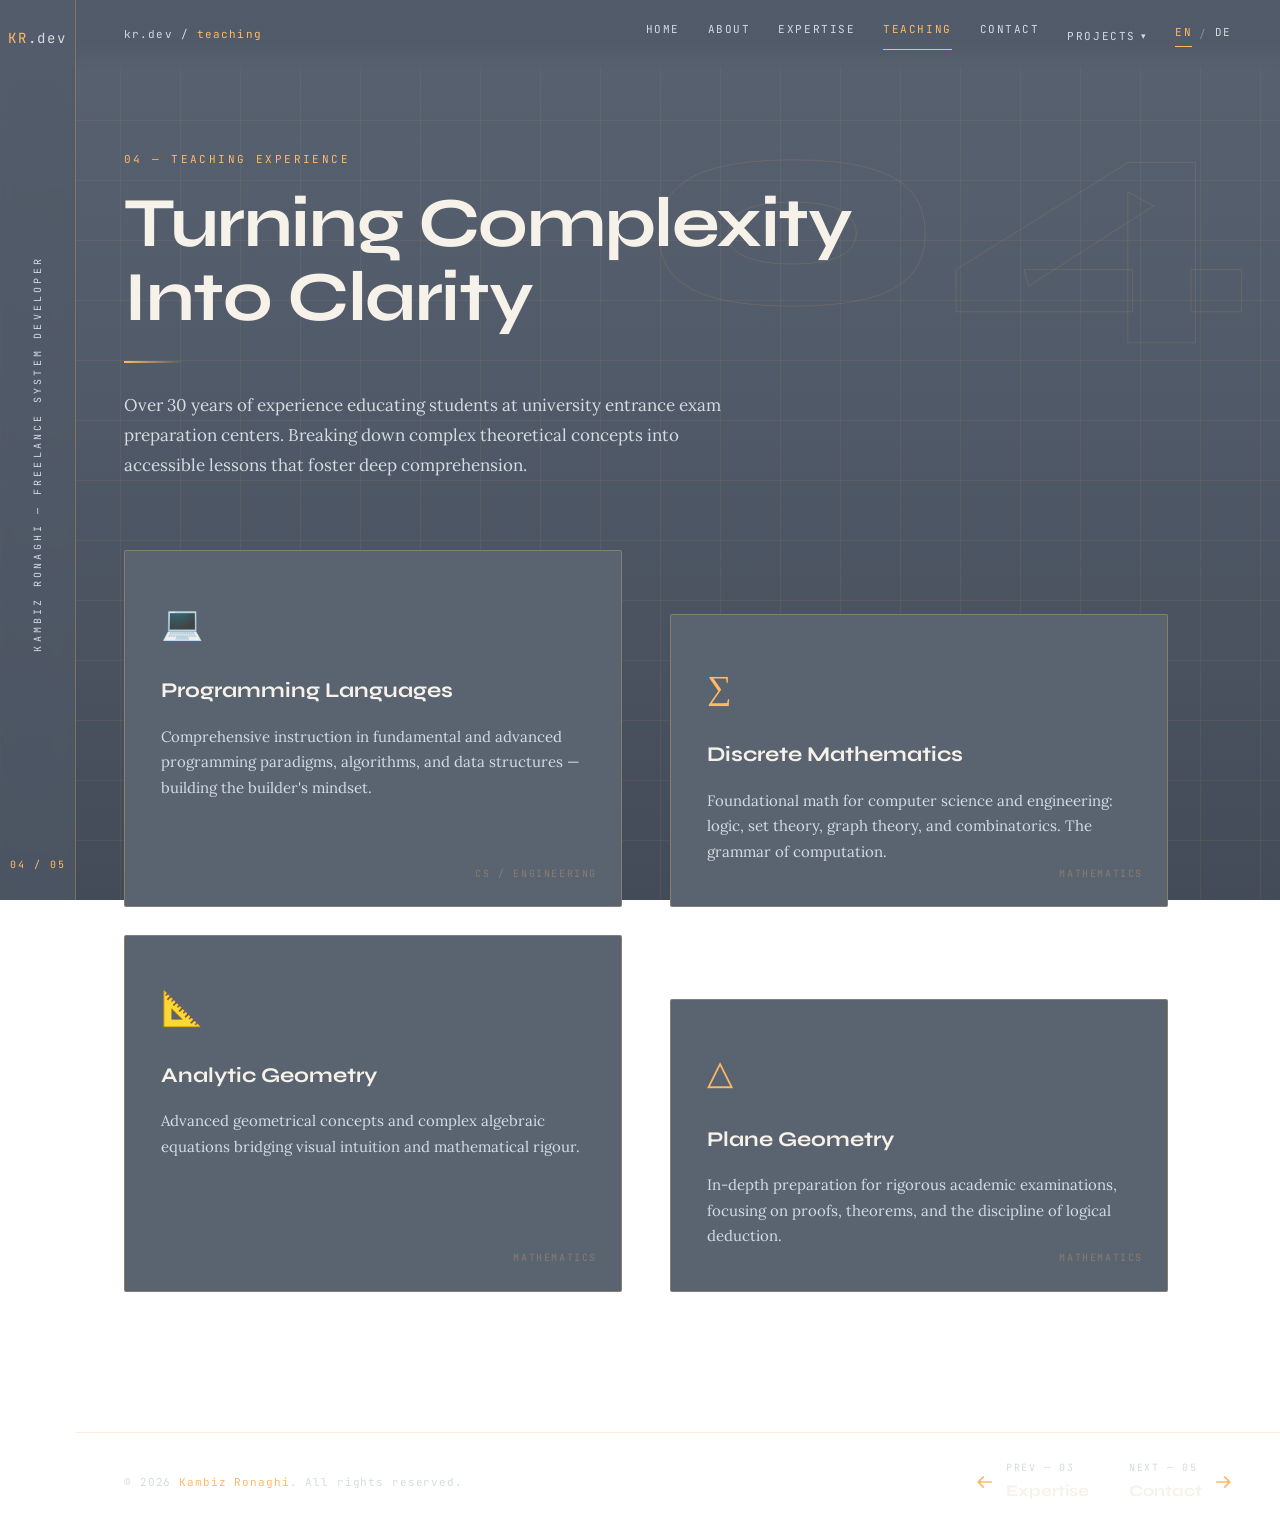
<file: teaching.html>
<!DOCTYPE html>
<html lang="en">
<head>
  <meta charset="UTF-8" />
  <meta name="viewport" content="width=device-width, initial-scale=1.0" />
  <title>Teaching — Kambiz Ronaghi</title>
  <!-- Self-hosted fonts — no third-party requests, faster first paint -->
  <link rel="preload" href="fonts/syne-latin.woff2" as="font" type="font/woff2" crossorigin />
  <link rel="preload" href="fonts/lora-latin.woff2" as="font" type="font/woff2" crossorigin />
  <link rel="preload" href="fonts/jetbrains-latin.woff2" as="font" type="font/woff2" crossorigin />
  <link rel="stylesheet" href="css/style.css" />
  <link rel="alternate" hreflang="en" href="https://kronaghi.github.io/kronaghi/teaching.html" />
  <link rel="alternate" hreflang="de" href="https://kronaghi.github.io/kronaghi/de/teaching.html" />
  <link rel="alternate" hreflang="x-default" href="https://kronaghi.github.io/kronaghi/teaching.html" />
</head>
<body>

  <aside class="rail">
    <a class="rail-logo" href="index.html">KR<span>.dev</span></a>
    <span class="rail-title">Kambiz Ronaghi — Freelance System Developer</span>
    <span class="rail-num">04 / 05</span>
  </aside>

  <header class="topbar">
    <span class="crumb">kr.dev / <b>teaching</b></span>
    <nav class="top-nav">
      <a href="index.html">Home</a>
      <a href="about.html">About</a>
      <a href="expertise.html">Expertise</a>
      <a href="teaching.html" class="active">Teaching</a>
      <a href="contact.html">Contact</a>
      <div class="nav-dropdown">
        <button class="nav-dropdown-toggle" type="button" aria-haspopup="true" aria-expanded="false">Projects <span class="nav-caret" aria-hidden="true">▾</span></button>
        <div class="nav-dropdown-menu">
          <a href="https://kronaghi.github.io/salary_lusi/" target="_blank" rel="noopener">Salary</a>
        </div>
      </div>
      <div class="lang-switch" aria-label="Language">
        <a class="active" aria-current="page" href="teaching.html">EN</a>
        <span class="sep" aria-hidden="true">/</span>
        <a href="de/teaching.html">DE</a>
      </div>
    </nav>
  </header>

  <main>
    <div class="page-head">
      <div class="page-numeral" aria-hidden="true">04</div>
      <div class="kicker">04 — Teaching Experience</div>
      <h1 class="page-title reveal">Turning Complexity<br>Into Clarity</h1>
      <div class="head-bar"></div>
      <p class="page-intro reveal">Over 30 years of experience educating students at university entrance exam preparation centers. Breaking down complex theoretical concepts into accessible lessons that foster deep comprehension.</p>
    </div>

    <div class="teach-grid">
      <div class="teach-card reveal">
        <span class="teach-icon">💻</span>
        <h3 class="teach-title">Programming Languages</h3>
        <p class="teach-desc">Comprehensive instruction in fundamental and advanced programming paradigms, algorithms, and data structures — building the builder's mindset.</p>
        <span class="teach-corner">CS / Engineering</span>
      </div>
      <div class="teach-card reveal">
        <span class="teach-icon">∑</span>
        <h3 class="teach-title">Discrete Mathematics</h3>
        <p class="teach-desc">Foundational math for computer science and engineering: logic, set theory, graph theory, and combinatorics. The grammar of computation.</p>
        <span class="teach-corner">Mathematics</span>
      </div>
      <div class="teach-card reveal">
        <span class="teach-icon">📐</span>
        <h3 class="teach-title">Analytic Geometry</h3>
        <p class="teach-desc">Advanced geometrical concepts and complex algebraic equations bridging visual intuition and mathematical rigour.</p>
        <span class="teach-corner">Mathematics</span>
      </div>
      <div class="teach-card reveal">
        <span class="teach-icon">△</span>
        <h3 class="teach-title">Plane Geometry</h3>
        <p class="teach-desc">In-depth preparation for rigorous academic examinations, focusing on proofs, theorems, and the discipline of logical deduction.</p>
        <span class="teach-corner">Mathematics</span>
      </div>
    </div>
  </main>

  <footer class="pager">
    <p class="footer-copy">© 2026 <span>Kambiz Ronaghi</span>. All rights reserved.</p>
    <div class="pager-nav">
      <a class="pager-link prev" href="expertise.html">
        <svg viewBox="0 0 16 16" fill="none" stroke="currentColor" stroke-width="1.5"><path d="M14 8H2M7 3L2 8l5 5"/></svg>
        <span><small>Prev — 03</small><b>Expertise</b></span>
      </a>
      <a class="pager-link" href="contact.html">
        <span><small>Next — 05</small><b>Contact</b></span>
        <svg viewBox="0 0 16 16" fill="none" stroke="currentColor" stroke-width="1.5"><path d="M2 8h12M9 3l5 5-5 5"/></svg>
      </a>
    </div>
  </footer>

  <script src="js/main.js"></script>
</body>
</html>
</file>
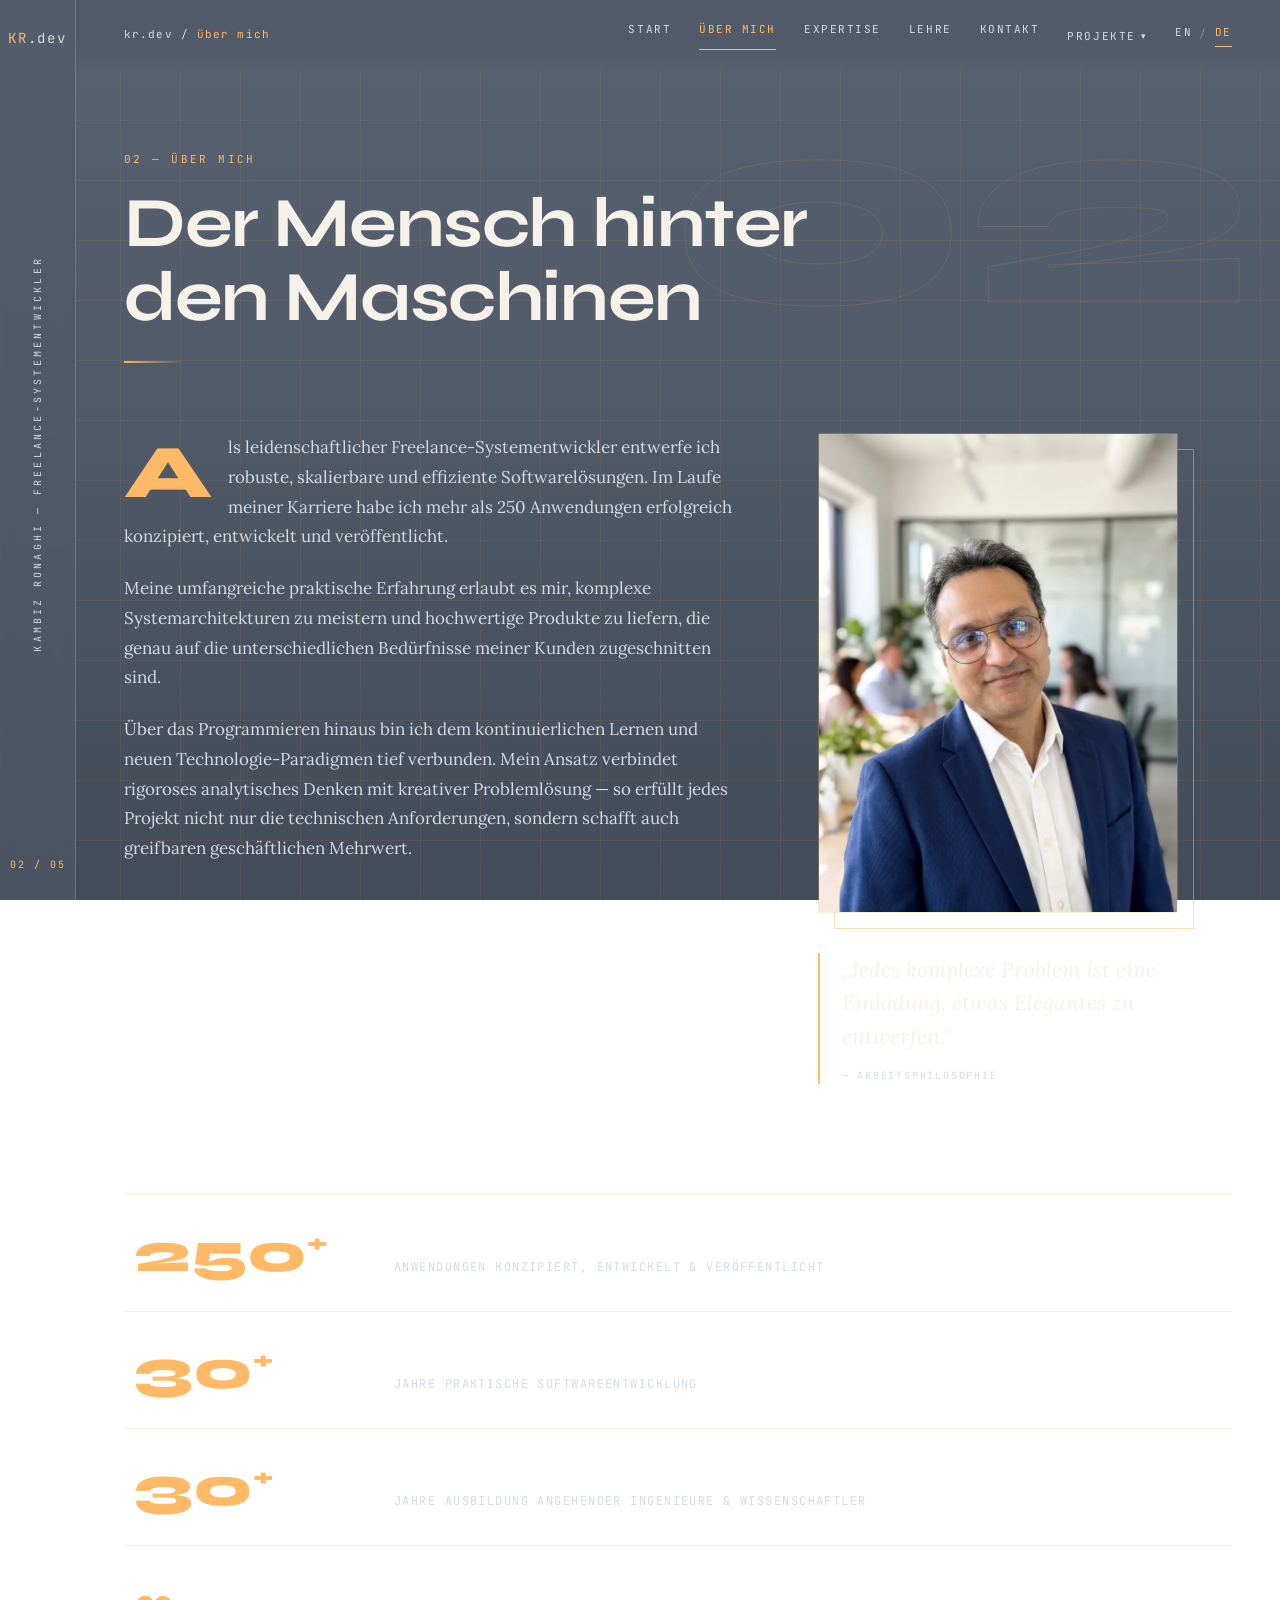
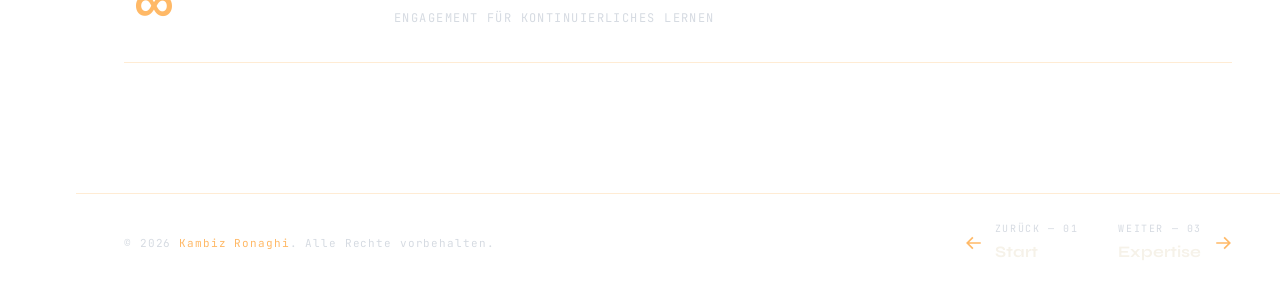
<file: de/about.html>
<!DOCTYPE html>
<html lang="de">
<head>
  <meta charset="UTF-8" />
  <meta name="viewport" content="width=device-width, initial-scale=1.0" />
  <title>Über mich — Kambiz Ronaghi</title>
  <!-- Self-hosted fonts — no third-party requests, faster first paint -->
  <link rel="preload" href="../fonts/syne-latin.woff2" as="font" type="font/woff2" crossorigin />
  <link rel="preload" href="../fonts/lora-latin.woff2" as="font" type="font/woff2" crossorigin />
  <link rel="preload" href="../fonts/jetbrains-latin.woff2" as="font" type="font/woff2" crossorigin />
  <link rel="stylesheet" href="../css/style.css" />
  <link rel="alternate" hreflang="en" href="https://kronaghi.github.io/kronaghi/about.html" />
  <link rel="alternate" hreflang="de" href="https://kronaghi.github.io/kronaghi/de/about.html" />
  <link rel="alternate" hreflang="x-default" href="https://kronaghi.github.io/kronaghi/about.html" />
</head>
<body>

  <aside class="rail">
    <a class="rail-logo" href="index.html">KR<span>.dev</span></a>
    <span class="rail-title">Kambiz Ronaghi — Freelance-Systementwickler</span>
    <span class="rail-num">02 / 05</span>
  </aside>

  <header class="topbar">
    <span class="crumb">kr.dev / <b>über mich</b></span>
    <nav class="top-nav">
      <a href="index.html">Start</a>
      <a href="about.html" class="active">Über mich</a>
      <a href="expertise.html">Expertise</a>
      <a href="teaching.html">Lehre</a>
      <a href="contact.html">Kontakt</a>
      <div class="nav-dropdown">
        <button class="nav-dropdown-toggle" type="button" aria-haspopup="true" aria-expanded="false">Projekte <span class="nav-caret" aria-hidden="true">▾</span></button>
        <div class="nav-dropdown-menu">
          <a href="https://kronaghi.github.io/salary_lusi/" target="_blank" rel="noopener">Gehalt</a>
        </div>
      </div>
      <div class="lang-switch" aria-label="Sprache">
        <a href="../about.html">EN</a>
        <span class="sep" aria-hidden="true">/</span>
        <a class="active" aria-current="page" href="about.html">DE</a>
      </div>
    </nav>
  </header>

  <main>
    <div class="page-head">
      <div class="page-numeral" aria-hidden="true">02</div>
      <div class="kicker">02 — Über mich</div>
      <h1 class="page-title reveal">Der Mensch hinter<br>den Maschinen</h1>
      <div class="head-bar"></div>
    </div>

    <div class="about-wrap">
      <div class="about-copy reveal">
        <p class="lead">Als leidenschaftlicher Freelance-Systementwickler entwerfe ich robuste, skalierbare und effiziente Softwarelösungen. Im Laufe meiner Karriere habe ich mehr als 250 Anwendungen erfolgreich konzipiert, entwickelt und veröffentlicht.</p>
        <p>Meine umfangreiche praktische Erfahrung erlaubt es mir, komplexe Systemarchitekturen zu meistern und hochwertige Produkte zu liefern, die genau auf die unterschiedlichen Bedürfnisse meiner Kunden zugeschnitten sind.</p>
        <p>Über das Programmieren hinaus bin ich dem kontinuierlichen Lernen und neuen Technologie-Paradigmen tief verbunden. Mein Ansatz verbindet rigoroses analytisches Denken mit kreativer Problemlösung — so erfüllt jedes Projekt nicht nur die technischen Anforderungen, sondern schafft auch greifbaren geschäftlichen Mehrwert.</p>
      </div>
      <aside class="about-aside reveal">
        <div class="about-photo-frame">
          <picture>
            <source srcset="../profile.webp" type="image/webp" />
            <img src="../profile.jpg" alt="Kambiz Ronaghi" width="802" height="1070" decoding="async" loading="lazy" />
          </picture>
        </div>
        <blockquote class="big-quote">
          „Jedes komplexe Problem ist eine Einladung, etwas Elegantes zu entwerfen."
          <small>— Arbeitsphilosophie</small>
        </blockquote>
      </aside>
    </div>

    <div class="facts-ledger">
      <div class="fact-row reveal">
        <div class="num">250<sup>+</sup></div>
        <div class="desc">Anwendungen konzipiert, entwickelt &amp; veröffentlicht</div>
      </div>
      <div class="fact-row reveal">
        <div class="num">30<sup>+</sup></div>
        <div class="desc">Jahre praktische Softwareentwicklung</div>
      </div>
      <div class="fact-row reveal">
        <div class="num">30<sup>+</sup></div>
        <div class="desc">Jahre Ausbildung angehender Ingenieure &amp; Wissenschaftler</div>
      </div>
      <div class="fact-row reveal">
        <div class="num">∞</div>
        <div class="desc">Engagement für kontinuierliches Lernen</div>
      </div>
    </div>
  </main>

  <footer class="pager">
    <p class="footer-copy">© 2026 <span>Kambiz Ronaghi</span>. Alle Rechte vorbehalten.</p>
    <div class="pager-nav">
      <a class="pager-link prev" href="index.html">
        <svg viewBox="0 0 16 16" fill="none" stroke="currentColor" stroke-width="1.5"><path d="M14 8H2M7 3L2 8l5 5"/></svg>
        <span><small>Zurück — 01</small><b>Start</b></span>
      </a>
      <a class="pager-link" href="expertise.html">
        <span><small>Weiter — 03</small><b>Expertise</b></span>
        <svg viewBox="0 0 16 16" fill="none" stroke="currentColor" stroke-width="1.5"><path d="M2 8h12M9 3l5 5-5 5"/></svg>
      </a>
    </div>
  </footer>

  <script src="../js/main.js"></script>
</body>
</html>
</file>
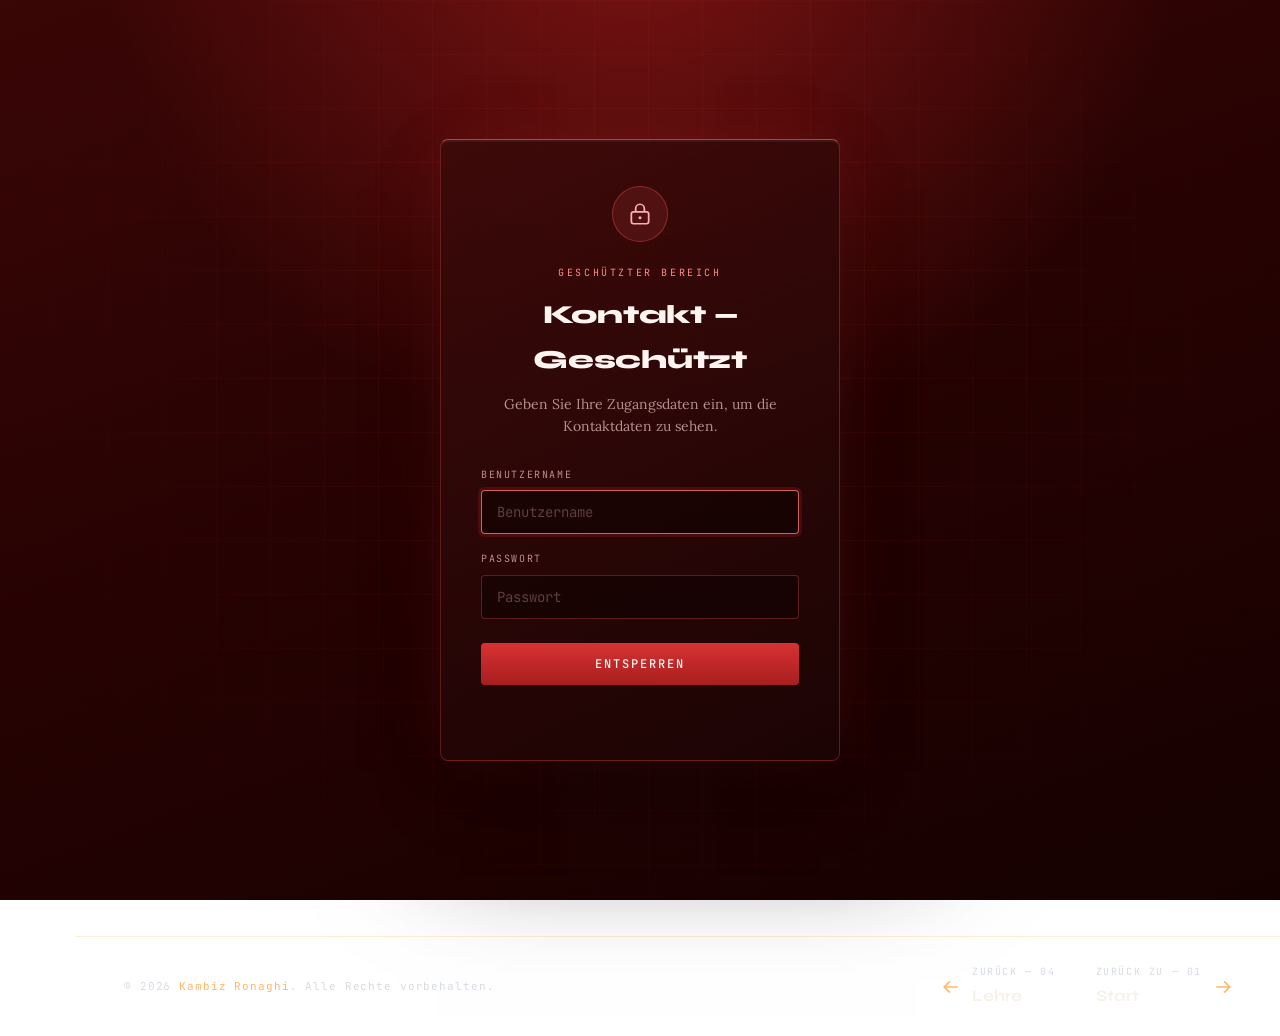
<file: de/contact.html>
<!DOCTYPE html>
<html lang="de">
<head>
  <meta charset="UTF-8" />
  <meta name="viewport" content="width=device-width, initial-scale=1.0" />
  <title>Kontakt — Kambiz Ronaghi</title>
  <!-- Self-hosted fonts — no third-party requests, faster first paint -->
  <link rel="preload" href="../fonts/syne-latin.woff2" as="font" type="font/woff2" crossorigin />
  <link rel="preload" href="../fonts/lora-latin.woff2" as="font" type="font/woff2" crossorigin />
  <link rel="preload" href="../fonts/jetbrains-latin.woff2" as="font" type="font/woff2" crossorigin />
  <link rel="stylesheet" href="../css/style.css" />
  <link rel="alternate" hreflang="en" href="https://kronaghi.github.io/kronaghi/contact.html" />
  <link rel="alternate" hreflang="de" href="https://kronaghi.github.io/kronaghi/de/contact.html" />
  <link rel="alternate" hreflang="x-default" href="https://kronaghi.github.io/kronaghi/contact.html" />
</head>
<body>

  <!-- Dark-red login gate (client-side only — not real security) -->
  <div id="loginGate" class="login-gate">
    <div class="login-card">
      <div class="login-lock" aria-hidden="true">
        <svg viewBox="0 0 24 24" width="26" height="26" fill="none" stroke="currentColor" stroke-width="1.6">
          <rect x="4" y="10" width="16" height="11" rx="2"/>
          <path d="M8 10V7a4 4 0 0 1 8 0v3"/>
          <circle cx="12" cy="15.5" r="1.4" fill="currentColor" stroke="none"/>
        </svg>
      </div>
      <p class="login-eyebrow">Geschützter Bereich</p>
      <h1 class="login-title">Kontakt — Geschützt</h1>
      <p class="login-sub">Geben Sie Ihre Zugangsdaten ein, um die Kontaktdaten zu sehen.</p>

      <form id="loginForm" autocomplete="off">
        <label class="login-field">
          <span>Benutzername</span>
          <input type="text" id="loginUser" placeholder="Benutzername" autocomplete="username" />
        </label>
        <label class="login-field">
          <span>Passwort</span>
          <input type="password" id="loginPass" placeholder="Passwort" autocomplete="current-password" />
        </label>
        <button type="submit" class="login-btn">Entsperren</button>
        <p class="login-error" id="loginError">Benutzername oder Passwort ist falsch.</p>
      </form>
    </div>
  </div>

  <aside class="rail">
    <a class="rail-logo" href="index.html">KR<span>.dev</span></a>
    <span class="rail-title">Kambiz Ronaghi — Freelance-Systementwickler</span>
    <span class="rail-num">05 / 05</span>
  </aside>

  <header class="topbar">
    <span class="crumb">kr.dev / <b>kontakt</b></span>
    <nav class="top-nav">
      <a href="index.html">Start</a>
      <a href="about.html">Über mich</a>
      <a href="expertise.html">Expertise</a>
      <a href="teaching.html">Lehre</a>
      <a href="contact.html" class="active">Kontakt</a>
      <div class="nav-dropdown">
        <button class="nav-dropdown-toggle" type="button" aria-haspopup="true" aria-expanded="false">Projekte <span class="nav-caret" aria-hidden="true">▾</span></button>
        <div class="nav-dropdown-menu">
          <a href="https://kronaghi.github.io/salary_lusi/" target="_blank" rel="noopener">Gehalt</a>
        </div>
      </div>
      <div class="lang-switch" aria-label="Sprache">
        <a href="../contact.html">EN</a>
        <span class="sep" aria-hidden="true">/</span>
        <a class="active" aria-current="page" href="contact.html">DE</a>
      </div>
    </nav>
  </header>

  <main>
    <div class="card3d-stage">
      <div class="page-numeral" aria-hidden="true">05</div>
      <div class="card3d reveal" id="contactCard">
        <div class="card3d-glow" aria-hidden="true"></div>
        <div class="card3d-inner">
          <div class="kicker">05 — Zusammenarbeiten</div>
          <h1 class="card3d-title">Ein Projekt<br>im Kopf?</h1>
          <div class="head-bar"></div>
          <p class="card3d-sub">Ob komplexe Systemarchitektur oder eine Anwendung von Grund auf — lassen Sie uns gemeinsam etwas Außergewöhnliches bauen. Melden Sie sich direkt über die untenstehenden Angaben.</p>

          <div class="card3d-details">
            <div class="contact-detail-row">
              <div class="contact-detail-icon">✉</div>
              <div class="contact-detail-text">
                <small>E-Mail</small>
                <a href="mailto:kronaghi@hotmail.com">kronaghi@hotmail.com</a>
              </div>
            </div>
            <div class="contact-detail-row">
              <div class="contact-detail-icon">📱</div>
              <div class="contact-detail-text">
                <small>Mobil</small>
                <a href="tel:+4917632539600">+49 176 32539600</a>
              </div>
            </div>
            <div class="contact-detail-row">
              <div class="contact-detail-icon">
                <svg viewBox="0 0 24 24" width="15" height="15" fill="currentColor" aria-hidden="true"><path d="M20.45 20.45h-3.56v-5.57c0-1.33-.02-3.04-1.85-3.04-1.85 0-2.14 1.45-2.14 2.94v5.67H9.34V9h3.42v1.56h.05c.48-.9 1.64-1.85 3.37-1.85 3.6 0 4.27 2.37 4.27 5.46v6.28zM5.34 7.43a2.07 2.07 0 1 1 0-4.14 2.07 2.07 0 0 1 0 4.14zM7.12 20.45H3.56V9h3.56v11.45zM22.22 0H1.77C.79 0 0 .77 0 1.73v20.54C0 23.23.79 24 1.77 24h20.45c.98 0 1.78-.77 1.78-1.73V1.73C24 .77 23.2 0 22.22 0z"/></svg>
              </div>
              <div class="contact-detail-text">
                <small>LinkedIn</small>
                <a href="https://www.linkedin.com/in/kronaghy" target="_blank" rel="noopener">linkedin.com/in/kronaghy</a>
              </div>
            </div>
          </div>
        </div>
      </div>
    </div>
  </main>

  <footer class="pager">
    <p class="footer-copy">© 2026 <span>Kambiz Ronaghi</span>. Alle Rechte vorbehalten.</p>
    <div class="pager-nav">
      <a class="pager-link prev" href="teaching.html">
        <svg viewBox="0 0 16 16" fill="none" stroke="currentColor" stroke-width="1.5"><path d="M14 8H2M7 3L2 8l5 5"/></svg>
        <span><small>Zurück — 04</small><b>Lehre</b></span>
      </a>
      <a class="pager-link" href="index.html">
        <span><small>Zurück zu — 01</small><b>Start</b></span>
        <svg viewBox="0 0 16 16" fill="none" stroke="currentColor" stroke-width="1.5"><path d="M2 8h12M9 3l5 5-5 5"/></svg>
      </a>
    </div>
  </footer>

  <script src="../js/main.js"></script>
</body>
</html>
</file>
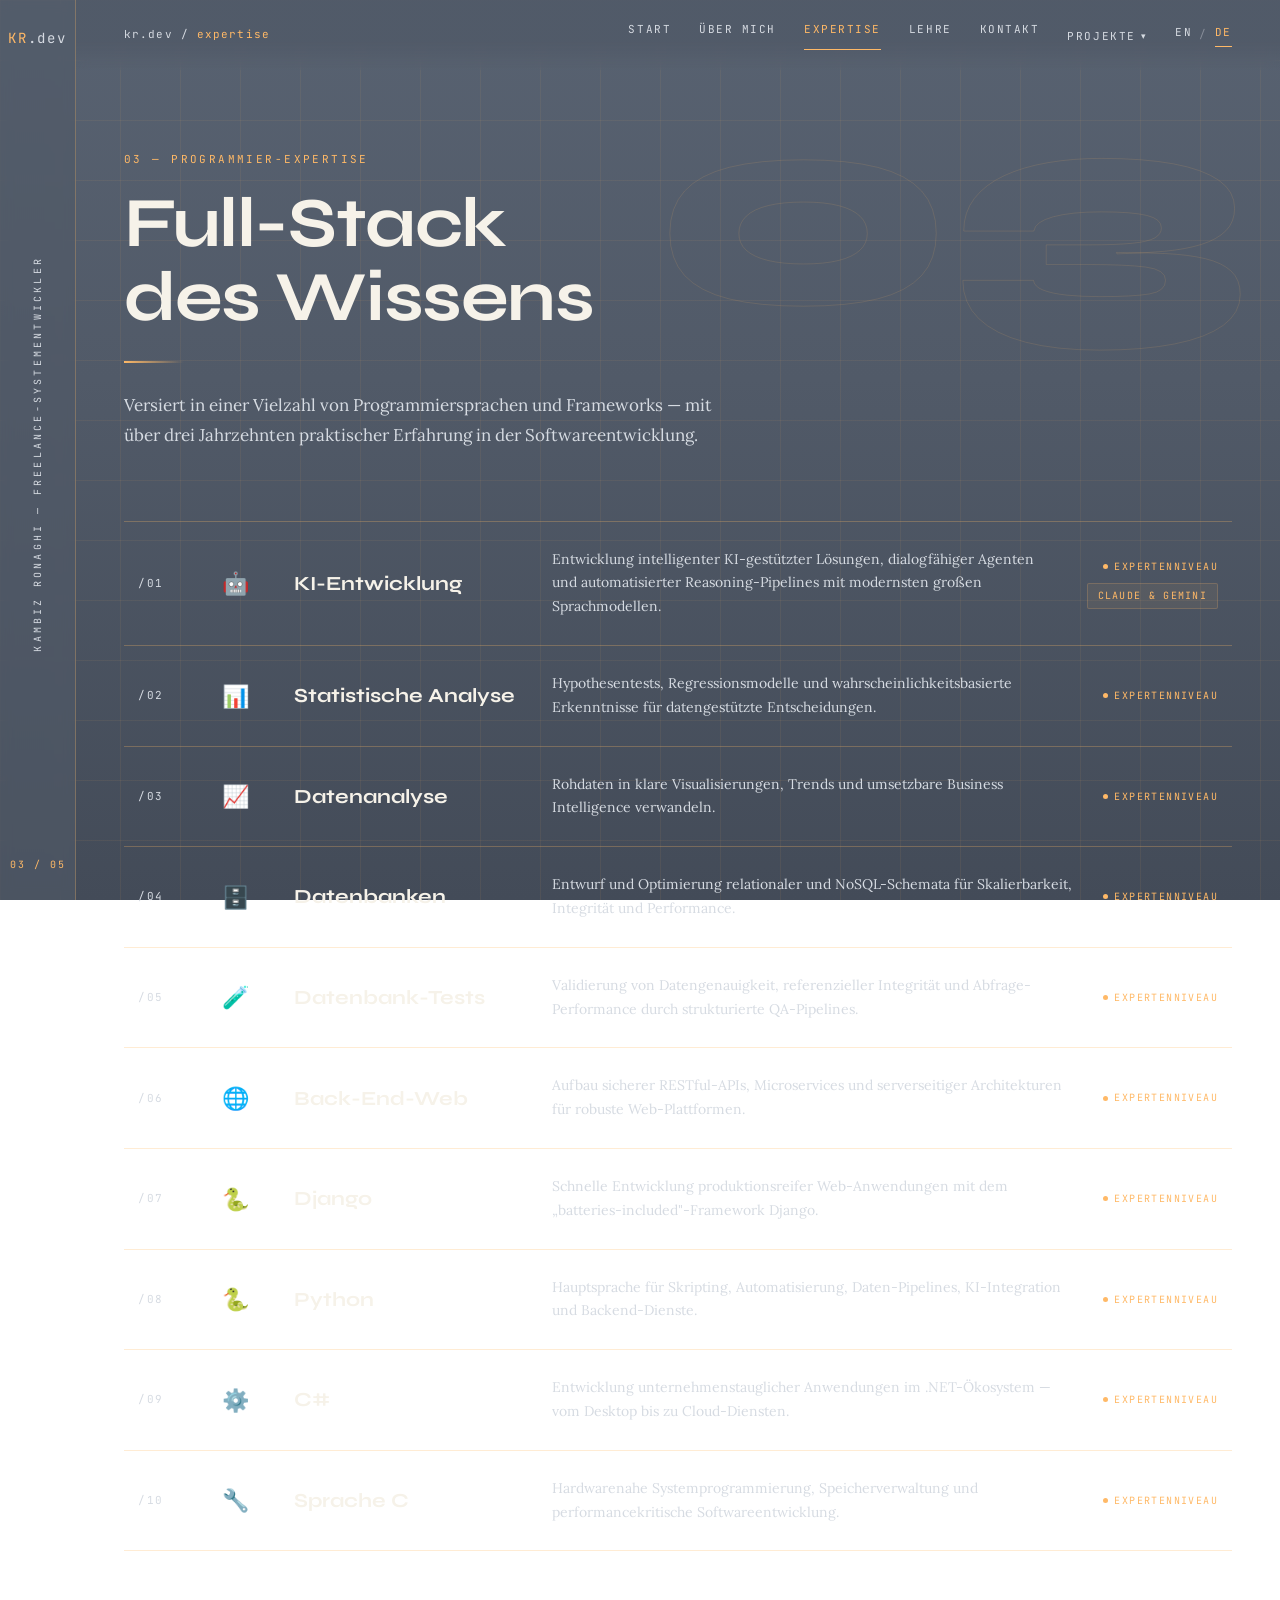
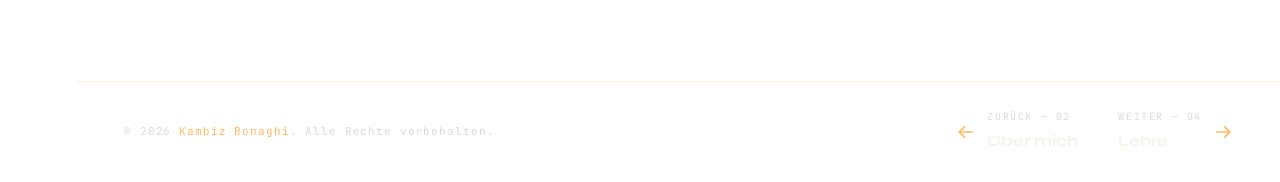
<file: de/expertise.html>
<!DOCTYPE html>
<html lang="de">
<head>
  <meta charset="UTF-8" />
  <meta name="viewport" content="width=device-width, initial-scale=1.0" />
  <title>Expertise — Kambiz Ronaghi</title>
  <!-- Self-hosted fonts — no third-party requests, faster first paint -->
  <link rel="preload" href="../fonts/syne-latin.woff2" as="font" type="font/woff2" crossorigin />
  <link rel="preload" href="../fonts/lora-latin.woff2" as="font" type="font/woff2" crossorigin />
  <link rel="preload" href="../fonts/jetbrains-latin.woff2" as="font" type="font/woff2" crossorigin />
  <link rel="stylesheet" href="../css/style.css" />
  <link rel="alternate" hreflang="en" href="https://kronaghi.github.io/kronaghi/expertise.html" />
  <link rel="alternate" hreflang="de" href="https://kronaghi.github.io/kronaghi/de/expertise.html" />
  <link rel="alternate" hreflang="x-default" href="https://kronaghi.github.io/kronaghi/expertise.html" />
</head>
<body>

  <aside class="rail">
    <a class="rail-logo" href="index.html">KR<span>.dev</span></a>
    <span class="rail-title">Kambiz Ronaghi — Freelance-Systementwickler</span>
    <span class="rail-num">03 / 05</span>
  </aside>

  <header class="topbar">
    <span class="crumb">kr.dev / <b>expertise</b></span>
    <nav class="top-nav">
      <a href="index.html">Start</a>
      <a href="about.html">Über mich</a>
      <a href="expertise.html" class="active">Expertise</a>
      <a href="teaching.html">Lehre</a>
      <a href="contact.html">Kontakt</a>
      <div class="nav-dropdown">
        <button class="nav-dropdown-toggle" type="button" aria-haspopup="true" aria-expanded="false">Projekte <span class="nav-caret" aria-hidden="true">▾</span></button>
        <div class="nav-dropdown-menu">
          <a href="https://kronaghi.github.io/salary_lusi/" target="_blank" rel="noopener">Gehalt</a>
        </div>
      </div>
      <div class="lang-switch" aria-label="Sprache">
        <a href="../expertise.html">EN</a>
        <span class="sep" aria-hidden="true">/</span>
        <a class="active" aria-current="page" href="expertise.html">DE</a>
      </div>
    </nav>
  </header>

  <main>
    <div class="page-head">
      <div class="page-numeral" aria-hidden="true">03</div>
      <div class="kicker">03 — Programmier-Expertise</div>
      <h1 class="page-title reveal">Full-Stack<br>des Wissens</h1>
      <div class="head-bar"></div>
      <p class="page-intro reveal">Versiert in einer Vielzahl von Programmiersprachen und Frameworks — mit über drei Jahrzehnten praktischer Erfahrung in der Softwareentwicklung.</p>
    </div>

    <div class="ledger">
      <div class="ledger-row reveal">
        <span class="lr-idx">/01</span>
        <span class="lr-icon">🤖</span>
        <span class="lr-name">KI-Entwicklung</span>
        <span class="lr-desc">Entwicklung intelligenter KI-gestützter Lösungen, dialogfähiger Agenten und automatisierter Reasoning-Pipelines mit modernsten großen Sprachmodellen.</span>
        <span class="lr-meta">
          <span class="skill-dot">Expertenniveau</span>
          <span class="skill-tag">Claude &amp; Gemini</span>
        </span>
      </div>
      <div class="ledger-row reveal">
        <span class="lr-idx">/02</span>
        <span class="lr-icon">📊</span>
        <span class="lr-name">Statistische Analyse</span>
        <span class="lr-desc">Hypothesentests, Regressionsmodelle und wahrscheinlichkeitsbasierte Erkenntnisse für datengestützte Entscheidungen.</span>
        <span class="lr-meta"><span class="skill-dot">Expertenniveau</span></span>
      </div>
      <div class="ledger-row reveal">
        <span class="lr-idx">/03</span>
        <span class="lr-icon">📈</span>
        <span class="lr-name">Datenanalyse</span>
        <span class="lr-desc">Rohdaten in klare Visualisierungen, Trends und umsetzbare Business Intelligence verwandeln.</span>
        <span class="lr-meta"><span class="skill-dot">Expertenniveau</span></span>
      </div>
      <div class="ledger-row reveal">
        <span class="lr-idx">/04</span>
        <span class="lr-icon">🗄️</span>
        <span class="lr-name">Datenbanken</span>
        <span class="lr-desc">Entwurf und Optimierung relationaler und NoSQL-Schemata für Skalierbarkeit, Integrität und Performance.</span>
        <span class="lr-meta"><span class="skill-dot">Expertenniveau</span></span>
      </div>
      <div class="ledger-row reveal">
        <span class="lr-idx">/05</span>
        <span class="lr-icon">🧪</span>
        <span class="lr-name">Datenbank-Tests</span>
        <span class="lr-desc">Validierung von Datengenauigkeit, referenzieller Integrität und Abfrage-Performance durch strukturierte QA-Pipelines.</span>
        <span class="lr-meta"><span class="skill-dot">Expertenniveau</span></span>
      </div>
      <div class="ledger-row reveal">
        <span class="lr-idx">/06</span>
        <span class="lr-icon">🌐</span>
        <span class="lr-name">Back-End-Web</span>
        <span class="lr-desc">Aufbau sicherer RESTful-APIs, Microservices und serverseitiger Architekturen für robuste Web-Plattformen.</span>
        <span class="lr-meta"><span class="skill-dot">Expertenniveau</span></span>
      </div>
      <div class="ledger-row reveal">
        <span class="lr-idx">/07</span>
        <span class="lr-icon">🐍</span>
        <span class="lr-name">Django</span>
        <span class="lr-desc">Schnelle Entwicklung produktionsreifer Web-Anwendungen mit dem „batteries-included"-Framework Django.</span>
        <span class="lr-meta"><span class="skill-dot">Expertenniveau</span></span>
      </div>
      <div class="ledger-row reveal">
        <span class="lr-idx">/08</span>
        <span class="lr-icon">🐍</span>
        <span class="lr-name">Python</span>
        <span class="lr-desc">Hauptsprache für Skripting, Automatisierung, Daten-Pipelines, KI-Integration und Backend-Dienste.</span>
        <span class="lr-meta"><span class="skill-dot">Expertenniveau</span></span>
      </div>
      <div class="ledger-row reveal">
        <span class="lr-idx">/09</span>
        <span class="lr-icon">⚙️</span>
        <span class="lr-name">C#</span>
        <span class="lr-desc">Entwicklung unternehmenstauglicher Anwendungen im .NET-Ökosystem — vom Desktop bis zu Cloud-Diensten.</span>
        <span class="lr-meta"><span class="skill-dot">Expertenniveau</span></span>
      </div>
      <div class="ledger-row reveal">
        <span class="lr-idx">/10</span>
        <span class="lr-icon">🔧</span>
        <span class="lr-name">Sprache C</span>
        <span class="lr-desc">Hardwarenahe Systemprogrammierung, Speicherverwaltung und performancekritische Softwareentwicklung.</span>
        <span class="lr-meta"><span class="skill-dot">Expertenniveau</span></span>
      </div>
    </div>
  </main>

  <footer class="pager">
    <p class="footer-copy">© 2026 <span>Kambiz Ronaghi</span>. Alle Rechte vorbehalten.</p>
    <div class="pager-nav">
      <a class="pager-link prev" href="about.html">
        <svg viewBox="0 0 16 16" fill="none" stroke="currentColor" stroke-width="1.5"><path d="M14 8H2M7 3L2 8l5 5"/></svg>
        <span><small>Zurück — 02</small><b>Über mich</b></span>
      </a>
      <a class="pager-link" href="teaching.html">
        <span><small>Weiter — 04</small><b>Lehre</b></span>
        <svg viewBox="0 0 16 16" fill="none" stroke="currentColor" stroke-width="1.5"><path d="M2 8h12M9 3l5 5-5 5"/></svg>
      </a>
    </div>
  </footer>

  <script src="../js/main.js"></script>
</body>
</html>
</file>
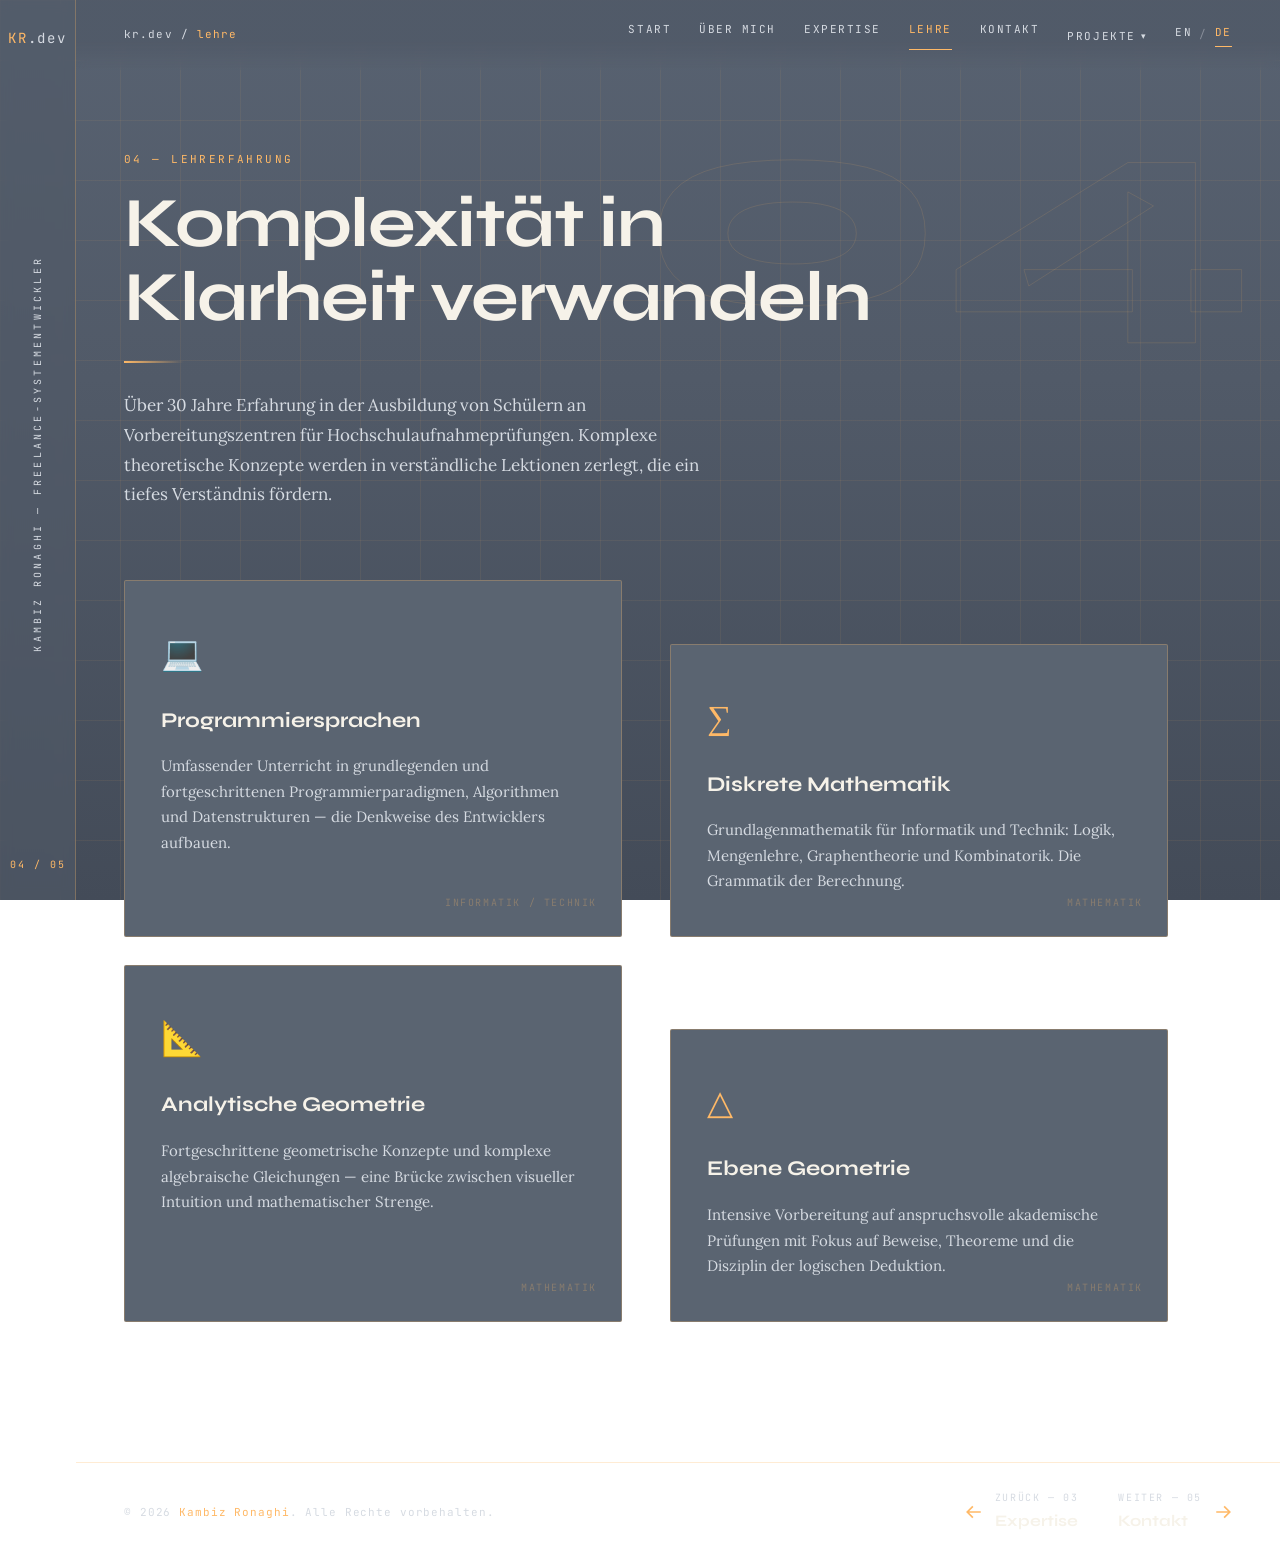
<file: de/teaching.html>
<!DOCTYPE html>
<html lang="de">
<head>
  <meta charset="UTF-8" />
  <meta name="viewport" content="width=device-width, initial-scale=1.0" />
  <title>Lehre — Kambiz Ronaghi</title>
  <!-- Self-hosted fonts — no third-party requests, faster first paint -->
  <link rel="preload" href="../fonts/syne-latin.woff2" as="font" type="font/woff2" crossorigin />
  <link rel="preload" href="../fonts/lora-latin.woff2" as="font" type="font/woff2" crossorigin />
  <link rel="preload" href="../fonts/jetbrains-latin.woff2" as="font" type="font/woff2" crossorigin />
  <link rel="stylesheet" href="../css/style.css" />
  <link rel="alternate" hreflang="en" href="https://kronaghi.github.io/kronaghi/teaching.html" />
  <link rel="alternate" hreflang="de" href="https://kronaghi.github.io/kronaghi/de/teaching.html" />
  <link rel="alternate" hreflang="x-default" href="https://kronaghi.github.io/kronaghi/teaching.html" />
</head>
<body>

  <aside class="rail">
    <a class="rail-logo" href="index.html">KR<span>.dev</span></a>
    <span class="rail-title">Kambiz Ronaghi — Freelance-Systementwickler</span>
    <span class="rail-num">04 / 05</span>
  </aside>

  <header class="topbar">
    <span class="crumb">kr.dev / <b>lehre</b></span>
    <nav class="top-nav">
      <a href="index.html">Start</a>
      <a href="about.html">Über mich</a>
      <a href="expertise.html">Expertise</a>
      <a href="teaching.html" class="active">Lehre</a>
      <a href="contact.html">Kontakt</a>
      <div class="nav-dropdown">
        <button class="nav-dropdown-toggle" type="button" aria-haspopup="true" aria-expanded="false">Projekte <span class="nav-caret" aria-hidden="true">▾</span></button>
        <div class="nav-dropdown-menu">
          <a href="https://kronaghi.github.io/salary_lusi/" target="_blank" rel="noopener">Gehalt</a>
        </div>
      </div>
      <div class="lang-switch" aria-label="Sprache">
        <a href="../teaching.html">EN</a>
        <span class="sep" aria-hidden="true">/</span>
        <a class="active" aria-current="page" href="teaching.html">DE</a>
      </div>
    </nav>
  </header>

  <main>
    <div class="page-head">
      <div class="page-numeral" aria-hidden="true">04</div>
      <div class="kicker">04 — Lehrerfahrung</div>
      <h1 class="page-title reveal">Komplexität in<br>Klarheit verwandeln</h1>
      <div class="head-bar"></div>
      <p class="page-intro reveal">Über 30 Jahre Erfahrung in der Ausbildung von Schülern an Vorbereitungszentren für Hochschulaufnahmeprüfungen. Komplexe theoretische Konzepte werden in verständliche Lektionen zerlegt, die ein tiefes Verständnis fördern.</p>
    </div>

    <div class="teach-grid">
      <div class="teach-card reveal">
        <span class="teach-icon">💻</span>
        <h3 class="teach-title">Programmiersprachen</h3>
        <p class="teach-desc">Umfassender Unterricht in grundlegenden und fortgeschrittenen Programmierparadigmen, Algorithmen und Datenstrukturen — die Denkweise des Entwicklers aufbauen.</p>
        <span class="teach-corner">Informatik / Technik</span>
      </div>
      <div class="teach-card reveal">
        <span class="teach-icon">∑</span>
        <h3 class="teach-title">Diskrete Mathematik</h3>
        <p class="teach-desc">Grundlagenmathematik für Informatik und Technik: Logik, Mengenlehre, Graphentheorie und Kombinatorik. Die Grammatik der Berechnung.</p>
        <span class="teach-corner">Mathematik</span>
      </div>
      <div class="teach-card reveal">
        <span class="teach-icon">📐</span>
        <h3 class="teach-title">Analytische Geometrie</h3>
        <p class="teach-desc">Fortgeschrittene geometrische Konzepte und komplexe algebraische Gleichungen — eine Brücke zwischen visueller Intuition und mathematischer Strenge.</p>
        <span class="teach-corner">Mathematik</span>
      </div>
      <div class="teach-card reveal">
        <span class="teach-icon">△</span>
        <h3 class="teach-title">Ebene Geometrie</h3>
        <p class="teach-desc">Intensive Vorbereitung auf anspruchsvolle akademische Prüfungen mit Fokus auf Beweise, Theoreme und die Disziplin der logischen Deduktion.</p>
        <span class="teach-corner">Mathematik</span>
      </div>
    </div>
  </main>

  <footer class="pager">
    <p class="footer-copy">© 2026 <span>Kambiz Ronaghi</span>. Alle Rechte vorbehalten.</p>
    <div class="pager-nav">
      <a class="pager-link prev" href="expertise.html">
        <svg viewBox="0 0 16 16" fill="none" stroke="currentColor" stroke-width="1.5"><path d="M14 8H2M7 3L2 8l5 5"/></svg>
        <span><small>Zurück — 03</small><b>Expertise</b></span>
      </a>
      <a class="pager-link" href="contact.html">
        <span><small>Weiter — 05</small><b>Kontakt</b></span>
        <svg viewBox="0 0 16 16" fill="none" stroke="currentColor" stroke-width="1.5"><path d="M2 8h12M9 3l5 5-5 5"/></svg>
      </a>
    </div>
  </footer>

  <script src="../js/main.js"></script>
</body>
</html>
</file>
<file: css/style.css>
/* ════════════════════════════════════════════════════════════
   Self-hosted fonts (latin + latin-ext, woff2, variable)
   ════════════════════════════════════════════════════════════ */
@font-face {
  font-family: 'Syne'; font-style: normal; font-weight: 700 800; font-display: swap;
  src: url(../fonts/syne-latin.woff2) format('woff2');
  unicode-range: U+0000-00FF, U+0131, U+0152-0153, U+02BB-02BC, U+02C6, U+02DA, U+02DC, U+0304, U+0308, U+0329, U+2000-206F, U+20AC, U+2122, U+2191, U+2193, U+2212, U+2215, U+FEFF, U+FFFD;
}
@font-face {
  font-family: 'Syne'; font-style: normal; font-weight: 700 800; font-display: swap;
  src: url(../fonts/syne-latinext.woff2) format('woff2');
  unicode-range: U+0100-02BA, U+02BD-02C5, U+02C7-02CC, U+02CE-02D7, U+02DD-02FF, U+1D00-1DBF, U+1E00-1E9F, U+1EF2-1EFF, U+2020, U+20A0-20AB, U+20AD-20C0, U+2113, U+2C60-2C7F, U+A720-A7FF;
}
@font-face {
  font-family: 'JetBrains Mono'; font-style: normal; font-weight: 400 500; font-display: swap;
  src: url(../fonts/jetbrains-latin.woff2) format('woff2');
  unicode-range: U+0000-00FF, U+0131, U+0152-0153, U+02BB-02BC, U+02C6, U+02DA, U+02DC, U+0304, U+0308, U+0329, U+2000-206F, U+20AC, U+2122, U+2191, U+2193, U+2212, U+2215, U+FEFF, U+FFFD;
}
@font-face {
  font-family: 'JetBrains Mono'; font-style: normal; font-weight: 400 500; font-display: swap;
  src: url(../fonts/jetbrains-latinext.woff2) format('woff2');
  unicode-range: U+0100-02BA, U+02BD-02C5, U+02C7-02CC, U+02CE-02D7, U+02DD-02FF, U+1D00-1DBF, U+1E00-1E9F, U+1EF2-1EFF, U+2020, U+20A0-20AB, U+20AD-20C0, U+2113, U+2C60-2C7F, U+A720-A7FF;
}
@font-face {
  font-family: 'Lora'; font-style: normal; font-weight: 400 700; font-display: swap;
  src: url(../fonts/lora-latin.woff2) format('woff2');
  unicode-range: U+0000-00FF, U+0131, U+0152-0153, U+02BB-02BC, U+02C6, U+02DA, U+02DC, U+0304, U+0308, U+0329, U+2000-206F, U+20AC, U+2122, U+2191, U+2193, U+2212, U+2215, U+FEFF, U+FFFD;
}
@font-face {
  font-family: 'Lora'; font-style: normal; font-weight: 400 700; font-display: swap;
  src: url(../fonts/lora-latinext.woff2) format('woff2');
  unicode-range: U+0100-02BA, U+02BD-02C5, U+02C7-02CC, U+02CE-02D7, U+02DD-02FF, U+1D00-1DBF, U+1E00-1E9F, U+1EF2-1EFF, U+2020, U+20A0-20AB, U+20AD-20C0, U+2113, U+2C60-2C7F, U+A720-A7FF;
}
@font-face {
  font-family: 'Lora'; font-style: italic; font-weight: 400 700; font-display: swap;
  src: url(../fonts/lora-italic-latin.woff2) format('woff2');
  unicode-range: U+0000-00FF, U+0131, U+0152-0153, U+02BB-02BC, U+02C6, U+02DA, U+02DC, U+0304, U+0308, U+0329, U+2000-206F, U+20AC, U+2122, U+2191, U+2193, U+2212, U+2215, U+FEFF, U+FFFD;
}
@font-face {
  font-family: 'Lora'; font-style: italic; font-weight: 400 700; font-display: swap;
  src: url(../fonts/lora-italic-latinext.woff2) format('woff2');
  unicode-range: U+0100-02BA, U+02BD-02C5, U+02C7-02CC, U+02CE-02D7, U+02DD-02FF, U+1D00-1DBF, U+1E00-1E9F, U+1EF2-1EFF, U+2020, U+20A0-20AB, U+20AD-20C0, U+2113, U+2C60-2C7F, U+A720-A7FF;
}

/* ════════════════════════════════════════════════════════════
   Twilight Workshop — shared styles for kr.dev (multi-page v2)
   Mid-tone dusk slate · ember amber accent · verdigris secondary
   ════════════════════════════════════════════════════════════ */

*, *::before, *::after { box-sizing: border-box; margin: 0; padding: 0; }

:root {
  --bg:        #515a68;
  --bg-2:      #5a6471;
  --bg-3:      #65707e;
  --line:      rgba(255, 185, 103, 0.07);
  --accent:      #ffb967;
  --accent-dim:  rgba(255, 185, 103, 0.18);
  --accent-2:  #8fd0c2;
  --ink:       #2c323d;
  --text:      #f6f2e9;
  --text-dim:  #d6dbe2;
  --border:    rgba(255, 185, 103, 0.28);
  --rail-w:    76px;
  --pad-x:     48px;
  --font-head: 'Syne', sans-serif;
  --font-body: 'Lora', serif;
  --font-mono: 'JetBrains Mono', monospace;
}

html { scroll-behavior: smooth; overflow-x: hidden; max-width: 100%; }

body {
  background: var(--bg);
  /* Dusk at the top → deep night at the bottom; same treatment as the Tarifrechner */
  background: linear-gradient(180deg, #586271 0%, #515a68 42%, #434b58 100%) fixed;
  color: var(--text);
  font-family: var(--font-body);
  font-size: 17px;
  line-height: 1.75;
  overflow-x: hidden;
}

/* ── Blueprint grid overlay ── */
body::before {
  content: '';
  position: fixed; inset: 0; z-index: 0; pointer-events: none;
  background-image:
    linear-gradient(var(--line) 1px, transparent 1px),
    linear-gradient(90deg, var(--line) 1px, transparent 1px);
  background-size: 60px 60px;
}

/* ── Left rail ── */
.rail {
  position: fixed; top: 0; left: 0; bottom: 0; z-index: 120;
  width: var(--rail-w);
  display: flex; flex-direction: column; align-items: center; justify-content: space-between;
  padding: 26px 0;
  border-right: 1px solid var(--border);
  background: rgba(81, 90, 104, 0.65);
  backdrop-filter: blur(6px);
}
.rail-logo { font-family: var(--font-mono); font-size: 14px; letter-spacing: 0.12em; color: var(--accent); text-decoration: none; }
.rail-logo span { color: var(--text-dim); }
.rail-title {
  writing-mode: vertical-rl; transform: rotate(180deg);
  font-family: var(--font-mono); font-size: 10px;
  letter-spacing: 0.32em; text-transform: uppercase;
  color: var(--text-dim); white-space: nowrap;
}
.rail-num { font-family: var(--font-mono); font-size: 10px; letter-spacing: 0.2em; color: var(--accent); }

/* ── Top bar ── */
.topbar {
  position: fixed; top: 0; left: var(--rail-w); right: 0; z-index: 110;
  display: flex; align-items: center; justify-content: space-between;
  padding: 20px var(--pad-x);
  background: linear-gradient(to bottom, rgba(81,90,104,0.95) 60%, transparent);
  backdrop-filter: blur(6px);
}
.crumb { font-family: var(--font-mono); font-size: 11px; letter-spacing: 0.1em; color: var(--text-dim); }
.crumb b { color: var(--accent); font-weight: 400; }
.top-nav { display: flex; gap: 28px; }
.top-nav a {
  font-family: var(--font-mono); font-size: 11px; letter-spacing: 0.14em; text-transform: uppercase;
  color: var(--text-dim); text-decoration: none;
  padding-bottom: 4px; border-bottom: 1px solid transparent;
  transition: color 0.2s, border-color 0.2s;
}
.top-nav a:hover { color: var(--accent); }
.top-nav a.active { color: var(--accent); border-bottom-color: var(--accent); }

/* ── Nav dropdown (Projects ▸ Salary) ── */
.nav-dropdown { position: relative; }
.nav-dropdown-toggle {
  font-family: var(--font-mono); font-size: 11px; letter-spacing: 0.14em; text-transform: uppercase;
  color: var(--text-dim); background: none; border: none; cursor: pointer;
  display: inline-flex; align-items: center; gap: 5px;
  padding: 0 0 4px; border-bottom: 1px solid transparent;
  transition: color 0.2s, border-color 0.2s;
}
.nav-dropdown:hover .nav-dropdown-toggle,
.nav-dropdown:focus-within .nav-dropdown-toggle { color: var(--accent); }
.nav-caret { font-size: 9px; transition: transform 0.2s; }
.nav-dropdown:hover .nav-caret,
.nav-dropdown:focus-within .nav-caret { transform: rotate(180deg); }
/* invisible bridge so the menu stays open while crossing the gap */
.nav-dropdown::after { content: ''; position: absolute; top: 100%; left: 0; right: 0; height: 12px; }
.nav-dropdown-menu {
  position: absolute; top: calc(100% + 12px); right: 0; min-width: 150px;
  display: flex; flex-direction: column; gap: 2px;
  background: var(--bg-2); border: 1px solid var(--border); border-radius: 8px;
  padding: 8px; z-index: 120;
  opacity: 0; visibility: hidden; transform: translateY(-6px);
  transition: opacity 0.2s, transform 0.2s, visibility 0.2s;
  box-shadow: 0 14px 30px rgba(0, 0, 0, 0.28);
}
.nav-dropdown:hover .nav-dropdown-menu,
.nav-dropdown:focus-within .nav-dropdown-menu { opacity: 1; visibility: visible; transform: translateY(0); }
.nav-dropdown-menu a {
  padding: 7px 12px; border-bottom: none; border-radius: 5px; white-space: nowrap;
}
.nav-dropdown-menu a:hover { background: var(--accent-dim); color: var(--accent); }

/* ── Language switch (EN / DE) ── */
.lang-switch {
  display: inline-flex; align-items: center; gap: 7px;
  font-family: var(--font-mono); font-size: 11px; letter-spacing: 0.14em;
}
.lang-switch a {
  color: var(--text-dim); text-decoration: none;
  padding-bottom: 4px; border-bottom: 1px solid transparent;
  transition: color 0.2s, border-color 0.2s;
}
.lang-switch a:hover { color: var(--accent); }
.lang-switch a.active { color: var(--accent); border-bottom-color: var(--accent); }
.lang-switch .sep { color: var(--text-dim); opacity: 0.4; }

main { margin-left: var(--rail-w); position: relative; z-index: 1; }

/* ── Page head (inner pages) ── */
.page-head { padding: 150px var(--pad-x) 0; position: relative; }
.kicker { font-family: var(--font-mono); font-size: 11px; letter-spacing: 0.22em; text-transform: uppercase; color: var(--accent); margin-bottom: 18px; }
.page-title { font-family: var(--font-head); font-weight: 700; font-size: clamp(40px, 5.5vw, 72px); line-height: 1.05; letter-spacing: -0.02em; }
.head-bar { width: 60px; height: 2px; background: linear-gradient(90deg, var(--accent), transparent); margin-top: 26px; }
.page-intro { max-width: 620px; color: var(--text-dim); margin-top: 28px; }

/* Giant outlined numeral, common to every page */
.page-numeral {
  position: absolute; top: 70px; right: 30px; z-index: -1;
  font-family: var(--font-head); font-weight: 800;
  font-size: clamp(140px, 22vw, 320px); line-height: 1;
  color: transparent; -webkit-text-stroke: 1px rgba(255,185,103,0.13);
  user-select: none; pointer-events: none;
}

/* ── Atmosphere: orbs + circuit lines ── */
.bg-orb { position: absolute; border-radius: 50%; pointer-events: none; filter: blur(90px); opacity: 0.14; z-index: -1; }
.orb-amber { width: 640px; height: 640px; background: var(--accent); top: -200px; right: -180px; }
.orb-teal  { width: 420px; height: 420px; background: var(--accent-2); bottom: -120px; left: 14%; opacity: 0.1; }
.circuit-lines { position: absolute; inset: 0; pointer-events: none; z-index: -1; }
.circuit-lines svg { width: 100%; height: 100%; }

/* ════════════════ HOME ════════════════ */

#hero {
  position: relative; min-height: 100vh; overflow: hidden;
  display: flex; align-items: center;
  padding: 140px var(--pad-x) 80px;
}

.hero-left { max-width: 660px; position: relative; z-index: 2; }

.hero-tag {
  display: inline-flex; align-items: center; gap: 10px;
  font-family: var(--font-mono); font-size: 12px; letter-spacing: 0.18em; text-transform: uppercase;
  color: var(--accent); border: 1px solid var(--border); padding: 6px 16px; border-radius: 2px;
  margin-bottom: 36px; animation: fadeUp 0.8s ease both;
}
.hero-tag::before { content: ''; width: 6px; height: 6px; border-radius: 50%; background: var(--accent); animation: pulse 2s ease infinite; }
@keyframes pulse { 0%, 100% { opacity: 1; transform: scale(1); } 50% { opacity: 0.4; transform: scale(0.7); } }

.hero-name { font-family: var(--font-head); font-weight: 800; font-size: clamp(56px, 9vw, 128px); line-height: 0.95; letter-spacing: -0.03em; animation: fadeUp 0.8s 0.1s ease both; }
.hero-name .first { color: var(--text); }
.hero-name .last  { color: transparent; -webkit-text-stroke: 1.5px var(--accent); display: block; }

.hero-title { margin-top: 28px; font-family: var(--font-mono); font-size: 16px; color: var(--text-dim); letter-spacing: 0.06em; animation: fadeUp 0.8s 0.2s ease both; }
.typed-cursor { display: inline-block; width: 2px; height: 1em; background: var(--accent); vertical-align: middle; margin-left: 3px; animation: blink 1s step-end infinite; }
@keyframes blink { 0%,100%{opacity:1} 50%{opacity:0} }

.hero-divider { width: 80px; height: 2px; background: linear-gradient(90deg, var(--accent), transparent); margin: 36px 0; animation: fadeUp 0.8s 0.3s ease both; }
.hero-desc { font-size: 17px; color: var(--text-dim); max-width: 540px; line-height: 1.85; animation: fadeUp 0.8s 0.35s ease both; }

/* Photo anchored to the top-right corner of the hero */
.hero-photo-wrap {
  position: absolute; top: 140px; right: 0;
  margin-right: 64px;
  width: 340px; height: 340px;
  z-index: 1;
  animation: fadeUp 0.8s 0.5s ease both;
}
.hero-photo-wrap::before {
  content: ''; position: absolute; inset: -12px; border-radius: 50%;
  animation: spinRing 18s linear infinite;
  background: conic-gradient(from 0deg, var(--accent) 0deg, transparent 60deg, transparent 300deg, var(--accent) 360deg);
  -webkit-mask: radial-gradient(farthest-side, transparent calc(100% - 1px), #000 100%);
          mask: radial-gradient(farthest-side, transparent calc(100% - 1px), #000 100%);
}
.hero-photo-wrap::after { content: ''; position: absolute; inset: -24px; border-radius: 50%; border: 1px solid rgba(255,185,103,0.12); }
@keyframes spinRing { from { transform: rotate(0deg); } to { transform: rotate(360deg); } }
.hero-photo-wrap picture { display: block; width: 100%; height: 100%; }
.hero-photo {
  width: 100%; height: 100%; border-radius: 50%;
  object-fit: cover; object-position: center top; display: block;
  border: 3px solid rgba(255,185,103,0.3);
  box-shadow: 0 0 40px rgba(255,185,103,0.15), 0 0 80px rgba(255,185,103,0.06);
  filter: brightness(1.05) contrast(1.02);
}

.hero-scroll { position: absolute; bottom: 36px; left: var(--pad-x); display: flex; align-items: center; gap: 14px; font-family: var(--font-mono); font-size: 11px; letter-spacing: 0.18em; text-transform: uppercase; color: var(--text-dim); animation: fadeUp 0.8s 0.6s ease both; }
.hero-scroll-line { width: 50px; height: 1px; background: linear-gradient(90deg, var(--accent), var(--text-dim)); animation: scrollLine 2s ease infinite; }
@keyframes scrollLine { 0%,100% { width: 50px; opacity: 0.4; } 50% { width: 70px; opacity: 1; } }

/* Stats strip — full-width ledger band */
.stats-strip {
  display: grid; grid-template-columns: repeat(3, 1fr);
  border-top: 1px solid var(--border); border-bottom: 1px solid var(--border);
}
.stat-cell { padding: 40px var(--pad-x); border-right: 1px solid var(--border); }
.stat-cell:last-child { border-right: none; }
.stat-num { font-family: var(--font-head); font-weight: 800; font-size: 52px; line-height: 1; color: var(--accent); }
.stat-num sup { font-size: 26px; }
.stat-label { font-family: var(--font-mono); font-size: 11px; letter-spacing: 0.16em; text-transform: uppercase; color: var(--text-dim); margin-top: 8px; }

/* Explore directory */
.explore { padding: 110px var(--pad-x) 130px; }
.explore-grid { display: grid; grid-template-columns: repeat(4, 1fr); gap: 18px; margin-top: 56px; }
.explore-card {
  position: relative; display: block; text-decoration: none;
  background: var(--bg-2); border: 1px solid var(--border); border-radius: 2px;
  padding: 32px 26px 72px; overflow: hidden;
  transition: transform 0.3s, border-color 0.3s;
}
.explore-card::after {
  content: ''; position: absolute; inset: 0;
  background: radial-gradient(circle at var(--mx,50%) var(--my,50%), var(--accent-dim) 0%, transparent 65%);
  opacity: 0; transition: opacity 0.3s; pointer-events: none;
}
.explore-card:hover { transform: translateY(-4px); border-color: rgba(255,185,103,0.5); }
.explore-card:hover::after { opacity: 1; }
.ec-num { font-family: var(--font-mono); font-size: 11px; letter-spacing: 0.2em; color: var(--accent); }
.ec-title { font-family: var(--font-head); font-weight: 700; font-size: 22px; color: var(--text); margin: 14px 0 10px; }
.ec-desc { font-size: 14px; color: var(--text-dim); line-height: 1.7; }
.ec-arrow { position: absolute; left: 26px; bottom: 24px; color: var(--accent); font-family: var(--font-mono); transition: transform 0.3s; }
.explore-card:hover .ec-arrow { transform: translateX(8px); }

/* ════════════════ ABOUT ════════════════ */

.about-wrap {
  padding: 70px var(--pad-x) 110px;
  display: grid; grid-template-columns: 1.5fr 1fr; gap: 72px; align-items: start;
}
.about-copy p { color: var(--text-dim); margin-bottom: 22px; }
.about-copy .lead::first-letter {
  float: left; font-family: var(--font-head); font-weight: 800;
  font-size: 76px; line-height: 0.78; color: var(--accent);
  padding: 10px 16px 0 0;
}
.about-aside { position: sticky; top: 130px; display: flex; flex-direction: column; gap: 40px; }
.about-photo-frame { position: relative; max-width: 360px; }
.about-photo-frame picture { display: block; }
.about-photo-frame img { width: 100%; height: auto; display: block; border: 1px solid var(--border); filter: saturate(0.94) contrast(1.02); }
.about-photo-frame::before { content: ''; position: absolute; inset: 0; transform: translate(16px, 16px); border: 1px solid var(--accent); opacity: 0.5; pointer-events: none; }
.big-quote { font-style: italic; font-size: 21px; line-height: 1.6; color: var(--text); border-left: 2px solid var(--accent); padding-left: 22px; }
.big-quote small { display: block; font-style: normal; font-family: var(--font-mono); font-size: 10px; letter-spacing: 0.18em; text-transform: uppercase; color: var(--text-dim); margin-top: 14px; }

.facts-ledger { margin: 0 var(--pad-x) 130px; border-top: 1px solid var(--border); }
.fact-row { display: grid; grid-template-columns: 220px 1fr; gap: 40px; align-items: baseline; padding: 30px 10px; border-bottom: 1px solid var(--border); transition: background 0.3s; }
.fact-row:hover { background: rgba(255,185,103,0.05); }
.fact-row .num { font-family: var(--font-head); font-weight: 800; font-size: 56px; line-height: 1; color: var(--accent); }
.fact-row .num sup { font-size: 26px; }
.fact-row .desc { font-family: var(--font-mono); font-size: 12px; letter-spacing: 0.12em; text-transform: uppercase; color: var(--text-dim); }

/* ════════════════ EXPERTISE ════════════════ */

.ledger { margin: 70px var(--pad-x) 130px; border-top: 1px solid var(--border); }
.ledger-row {
  display: grid; grid-template-columns: 56px 44px 230px 1fr auto;
  gap: 28px; align-items: center;
  padding: 26px 14px; border-bottom: 1px solid var(--border);
  position: relative; transition: background 0.3s;
}
.ledger-row::before {
  content: ''; position: absolute; left: 0; top: 0; bottom: 0; width: 2px;
  background: var(--accent); transform: scaleY(0); transform-origin: top;
  transition: transform 0.35s;
}
.ledger-row:hover { background: rgba(255,185,103,0.05); }
.ledger-row:hover::before { transform: scaleY(1); }
.lr-idx { font-family: var(--font-mono); font-size: 11px; letter-spacing: 0.14em; color: var(--text-dim); }
.lr-icon { font-size: 22px; }
.lr-name { font-family: var(--font-head); font-weight: 700; font-size: 20px; color: var(--text); }
.lr-desc { font-size: 14px; color: var(--text-dim); line-height: 1.7; }
.lr-meta { display: flex; flex-direction: column; gap: 8px; align-items: flex-end; }

.skill-dot {
  font-family: var(--font-mono); font-size: 10px;
  letter-spacing: 0.14em; text-transform: uppercase;
  color: var(--accent); display: flex; align-items: center; gap: 6px; white-space: nowrap;
}
.skill-dot::before { content: ''; width: 5px; height: 5px; border-radius: 50%; background: var(--accent); }
.skill-tag {
  display: inline-flex; align-items: center;
  font-family: var(--font-mono); font-size: 10px;
  letter-spacing: 0.13em; text-transform: uppercase;
  color: var(--accent);
  background: rgba(255, 185, 103, 0.07);
  border: 1px solid rgba(255, 185, 103, 0.2);
  padding: 3px 10px; border-radius: 2px;
  white-space: nowrap;
}

/* ════════════════ TEACHING ════════════════ */

.teach-grid {
  padding: 70px var(--pad-x) 140px;
  display: grid; grid-template-columns: 1fr 1fr; gap: 28px 48px;
  max-width: 1140px;
}
.teach-card {
  background: var(--bg-2); border: 1px solid var(--border); border-radius: 2px;
  padding: 42px 36px; position: relative; overflow: hidden;
  transition: transform 0.35s, border-color 0.35s, box-shadow 0.35s;
}
.teach-card:nth-child(even) { margin-top: 64px; }
.teach-card::before { content: ''; position: absolute; top: 0; left: 0; bottom: 0; width: 2px; background: linear-gradient(180deg, var(--accent), transparent); opacity: 0; transition: opacity 0.35s; }
.teach-card:hover { border-color: rgba(255,185,103,0.5); transform: translateY(-4px); box-shadow: 0 24px 60px rgba(40,46,56,0.45); }
.teach-card:hover::before { opacity: 1; }
.teach-icon { font-size: 34px; margin-bottom: 20px; display: block; color: var(--accent); }
.teach-title { font-family: var(--font-head); font-weight: 700; font-size: 21px; color: var(--text); margin-bottom: 14px; }
.teach-desc { font-size: 15px; color: var(--text-dim); line-height: 1.7; }
.teach-corner { position: absolute; bottom: 24px; right: 24px; font-family: var(--font-mono); font-size: 10px; letter-spacing: 0.16em; text-transform: uppercase; color: var(--border); }

/* ════════════════ CONTACT ════════════════ */

.contact-detail-row { display: flex; align-items: center; gap: 14px; margin-bottom: 14px; }
.contact-detail-icon { width: 34px; height: 34px; flex-shrink: 0; background: var(--accent-dim); border-radius: 2px; display: flex; align-items: center; justify-content: center; font-size: 15px; }
.contact-detail-text { font-family: var(--font-mono); font-size: 13px; color: var(--text); }
.contact-detail-text small { display: block; font-size: 10px; letter-spacing: 0.12em; text-transform: uppercase; color: var(--text-dim); margin-bottom: 3px; }
.contact-detail-text a { color: var(--accent); text-decoration: none; }

/* ── Dark-red login gate (contact page) ── */
.login-gate {
  position: fixed; inset: 0; z-index: 1000;
  display: flex;
  overflow-y: auto; -webkit-overflow-scrolling: touch;
  padding: 24px;
  background:
    radial-gradient(900px circle at 50% -10%, rgba(180,30,30,0.55), transparent 60%),
    linear-gradient(160deg, #3a0606 0%, #240202 55%, #160101 100%);
}
.login-gate::before {
  content: ''; position: absolute; inset: 0; pointer-events: none;
  background-image:
    linear-gradient(rgba(255,90,90,0.05) 1px, transparent 1px),
    linear-gradient(90deg, rgba(255,90,90,0.05) 1px, transparent 1px);
  background-size: 54px 54px;
  mask-image: radial-gradient(circle at 50% 40%, #000 30%, transparent 80%);
}
.login-gate.is-hidden { display: none; }

.login-card {
  position: relative; z-index: 1;
  margin: auto;
  width: 100%; max-width: 400px;
  padding: 46px 40px 40px;
  background: linear-gradient(155deg, rgba(60,10,10,0.92), rgba(28,4,4,0.92));
  border: 1px solid rgba(255,90,90,0.28);
  border-top-color: rgba(255,120,120,0.6);
  border-radius: 8px;
  box-shadow:
    0 30px 70px -20px rgba(0,0,0,0.7),
    0 0 60px -24px rgba(220,40,40,0.5),
    0 2px 0 rgba(255,255,255,0.05) inset;
  text-align: center;
}
.login-lock {
  width: 56px; height: 56px; margin: 0 auto 22px;
  display: flex; align-items: center; justify-content: center;
  border-radius: 50%;
  color: #ffb0b0;
  background: rgba(255,80,80,0.12);
  border: 1px solid rgba(255,90,90,0.35);
}
.login-eyebrow {
  font-family: var(--font-mono); font-size: 10px; letter-spacing: 0.26em;
  text-transform: uppercase; color: #ff8a8a; margin-bottom: 10px;
}
.login-title {
  font-family: var(--font-head); font-weight: 800; font-size: 26px;
  color: #fff4f0; margin-bottom: 10px; letter-spacing: -0.01em;
}
.login-sub {
  font-family: var(--font-body); font-size: 14px; line-height: 1.6;
  color: rgba(255,220,215,0.65); margin-bottom: 28px;
}
.login-field { display: block; text-align: left; margin-bottom: 16px; }
.login-field span {
  display: block; font-family: var(--font-mono); font-size: 10px;
  letter-spacing: 0.16em; text-transform: uppercase;
  color: rgba(255,200,195,0.7); margin-bottom: 7px;
}
.login-field input {
  width: 100%; padding: 12px 15px;
  background: rgba(15,2,2,0.6);
  border: 1px solid rgba(255,90,90,0.3); border-radius: 4px;
  color: #fff4f0; font-family: var(--font-mono); font-size: 14px;
  outline: none; transition: border-color 0.2s, box-shadow 0.2s;
}
.login-field input::placeholder { color: rgba(255,200,195,0.3); }
.login-field input:focus {
  border-color: rgba(255,120,120,0.8);
  box-shadow: 0 0 0 3px rgba(220,40,40,0.18);
}
.login-btn {
  width: 100%; margin-top: 8px; padding: 13px;
  background: linear-gradient(180deg, #d83232, #a81e1e);
  color: #fff4f0; border: none; border-radius: 4px;
  font-family: var(--font-mono); font-size: 12px; letter-spacing: 0.16em;
  text-transform: uppercase; font-weight: 500; cursor: pointer;
  transition: filter 0.2s, transform 0.05s;
}
.login-btn:hover { filter: brightness(1.12); }
.login-btn:active { transform: translateY(1px); }
.login-error {
  font-family: var(--font-mono); font-size: 12px; color: #ffb3a7;
  margin-top: 14px; min-height: 16px; opacity: 0; transition: opacity 0.2s;
}
.login-error.show { opacity: 1; }

/* ── 3D contact card ── */
.card3d-stage {
  min-height: 100vh; min-height: 100dvh;
  display: flex; align-items: center; justify-content: center;
  padding: 150px var(--pad-x) 120px;
  perspective: 1400px;
  position: relative;
}
.card3d-stage .page-numeral {
  position: absolute; top: 50%; left: 50%;
  transform: translate(-50%, -50%);
  font-size: clamp(220px, 40vw, 460px);
  font-family: var(--font-head); font-weight: 800;
  color: rgba(255,255,255,0.025); line-height: 1; z-index: 0;
  pointer-events: none; user-select: none;
}
.card3d {
  --rx: 0deg; --ry: 0deg;
  position: relative; z-index: 1;
  width: 100%; max-width: 560px;
  padding: 56px 52px;
  background: linear-gradient(155deg, var(--bg-2), var(--bg) 70%);
  border: 1px solid var(--border);
  border-top-color: rgba(255,185,103,0.55);
  border-radius: 6px;
  transform-style: preserve-3d;
  transform: rotateX(var(--rx)) rotateY(var(--ry));
  transition: transform 0.12s ease-out, box-shadow 0.3s ease;
  box-shadow:
    0 2px 0 rgba(255,255,255,0.04) inset,
    0 30px 60px -20px rgba(0,0,0,0.55),
    0 60px 120px -40px rgba(0,0,0,0.65);
  will-change: transform;
}
.card3d:hover {
  box-shadow:
    0 2px 0 rgba(255,255,255,0.06) inset,
    0 40px 80px -24px rgba(0,0,0,0.6),
    0 80px 150px -40px rgba(0,0,0,0.7),
    0 0 60px -20px rgba(255,185,103,0.25);
}
/* radial sheen that follows the cursor */
.card3d-glow {
  position: absolute; inset: 0; border-radius: inherit; z-index: 0;
  background: radial-gradient(420px circle at var(--mx,50%) var(--my,30%), rgba(255,185,103,0.14), transparent 60%);
  opacity: 0; transition: opacity 0.3s ease; pointer-events: none;
}
.card3d:hover .card3d-glow { opacity: 1; }

/* lift inner content off the surface for parallax depth */
.card3d-inner { position: relative; z-index: 1; transform: translateZ(40px); }
.card3d-title {
  font-family: var(--font-head); font-weight: 800;
  font-size: clamp(34px, 5vw, 52px); line-height: 1.05;
  color: var(--text); margin: 14px 0 0; letter-spacing: -0.01em;
}
.card3d-sub { color: var(--text-dim); margin: 26px 0 36px; max-width: 440px; }
.card3d-details {
  border-top: 1px solid var(--border); padding-top: 30px;
  transform: translateZ(24px);
}
.card3d-details .contact-detail-row { margin-bottom: 18px; }
.card3d-details .contact-detail-row:last-child { margin-bottom: 0; }

@media (prefers-reduced-motion: reduce) {
  .card3d { transform: none !important; transition: box-shadow 0.3s ease; }
}

/* ── Footer / pager ── */
.pager {
  margin-left: var(--rail-w); position: relative; z-index: 1;
  border-top: 1px solid var(--border);
  display: flex; align-items: center; justify-content: space-between; gap: 24px;
  padding: 26px var(--pad-x);
}
.footer-copy { font-family: var(--font-mono); font-size: 11px; color: var(--text-dim); letter-spacing: 0.08em; }
.footer-copy span { color: var(--accent); }
.pager-nav { display: flex; align-items: center; gap: 40px; }
.pager-link {
  display: inline-flex; align-items: center; gap: 12px;
  text-decoration: none; color: var(--text);
  transition: color 0.2s;
}
.pager-link small { display: block; font-family: var(--font-mono); font-size: 10px; letter-spacing: 0.16em; text-transform: uppercase; color: var(--text-dim); }
.pager-link b { font-family: var(--font-head); font-weight: 700; font-size: 16px; }
.pager-link svg { width: 18px; height: 18px; color: var(--accent); transition: transform 0.25s; }
.pager-link:hover { color: var(--accent); }
.pager-link:hover svg { transform: translateX(5px); }
.pager-link.prev:hover svg { transform: translateX(-5px); }

/* ── Animations / reveal ── */
@keyframes fadeUp { from { opacity: 0; transform: translateY(24px); } to { opacity: 1; transform: translateY(0); } }
.reveal { opacity: 0; transform: translateY(30px); transition: opacity 0.7s ease, transform 0.7s ease; }
.reveal.visible { opacity: 1; transform: translateY(0); }

/* ── Responsive ── */
@media (max-width: 1280px) {
  .hero-photo-wrap { width: 260px; height: 260px; top: 130px; margin-right: 44px; }
}
@media (max-width: 1100px) {
  .ledger-row { grid-template-columns: 44px 1fr auto; }
  .lr-idx, .lr-desc { display: none; }
}
@media (max-width: 900px) {
  :root { --pad-x: 28px; }
  .rail { display: none; }
  .topbar { left: 0; padding: 18px var(--pad-x); }
  .crumb { display: none; }
  .top-nav { width: 100%; justify-content: space-between; gap: 12px; }
  main, .pager { margin-left: 0; }
  #hero { flex-direction: column-reverse; justify-content: center; gap: 40px; padding-bottom: 110px; }
  .hero-photo-wrap { position: static; width: 220px; height: 220px; margin-right: 0; }
  .stats-strip { grid-template-columns: 1fr; }
  .stat-cell { border-right: none; border-bottom: 1px solid var(--border); padding: 28px var(--pad-x); }
  .stat-cell:last-child { border-bottom: none; }
  .explore-grid { grid-template-columns: repeat(2, 1fr); }
  .about-wrap { grid-template-columns: 1fr; gap: 48px; }
  .about-aside { position: static; }
  .fact-row { grid-template-columns: 1fr; gap: 8px; }
  .teach-grid { grid-template-columns: 1fr; }
  .teach-card:nth-child(even) { margin-top: 0; }
  .page-numeral { font-size: 130px; top: 90px; right: 12px; }
  .pager { flex-direction: column; gap: 18px; text-align: center; }
}
@media (max-width: 560px) {
  :root { --pad-x: 20px; }
  .explore-grid { grid-template-columns: 1fr; }
  .top-nav { flex-wrap: wrap; row-gap: 6px; column-gap: 14px; justify-content: flex-start; }
  .top-nav a { font-size: 10px; letter-spacing: 0.08em; padding-bottom: 2px; }
  .card3d { padding: 40px 26px; }
  .card3d-stage { padding: 110px var(--pad-x) 80px; }
  .card3d-title { font-size: clamp(30px, 8vw, 40px); }

  .login-card { padding: 38px 24px 32px; }
  .login-title { font-size: 22px; }
  .login-sub { font-size: 13px; }
}

/* On phones, drop the skill meta below the title so the tags never clip */
@media (max-width: 640px) {
  .ledger-row { grid-template-columns: 34px 1fr; column-gap: 16px; row-gap: 12px; }
  .lr-meta { grid-column: 1 / -1; flex-direction: row; flex-wrap: wrap; align-items: center; gap: 8px 12px; }
  .skill-dot, .skill-tag { white-space: normal; }
}

/* ── Reduced motion: keep content visible, drop the decorative animation ── */
@media (prefers-reduced-motion: reduce) {
  *, *::before, *::after {
    animation-duration: 0.001ms !important;
    animation-iteration-count: 1 !important;
    transition-duration: 0.001ms !important;
    scroll-behavior: auto !important;
  }
  .reveal { opacity: 1 !important; transform: none !important; }
}
</file>
